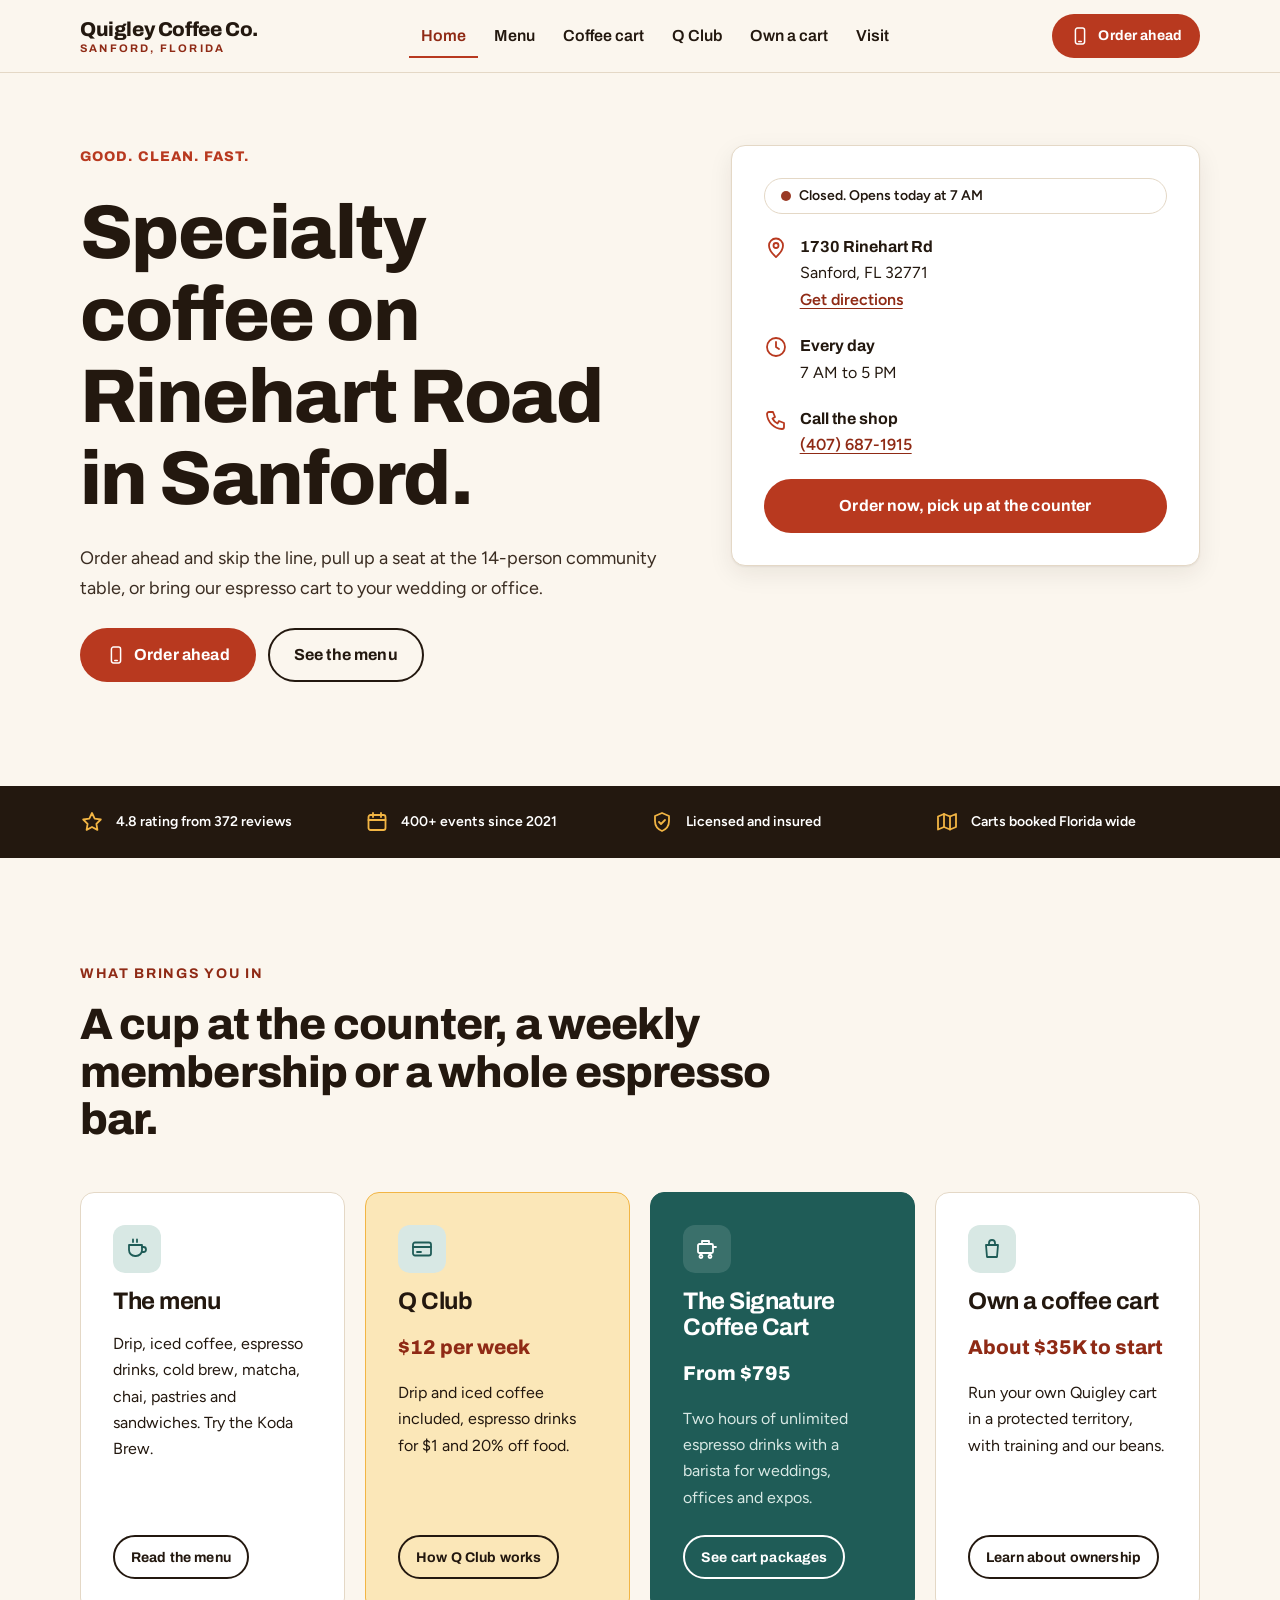
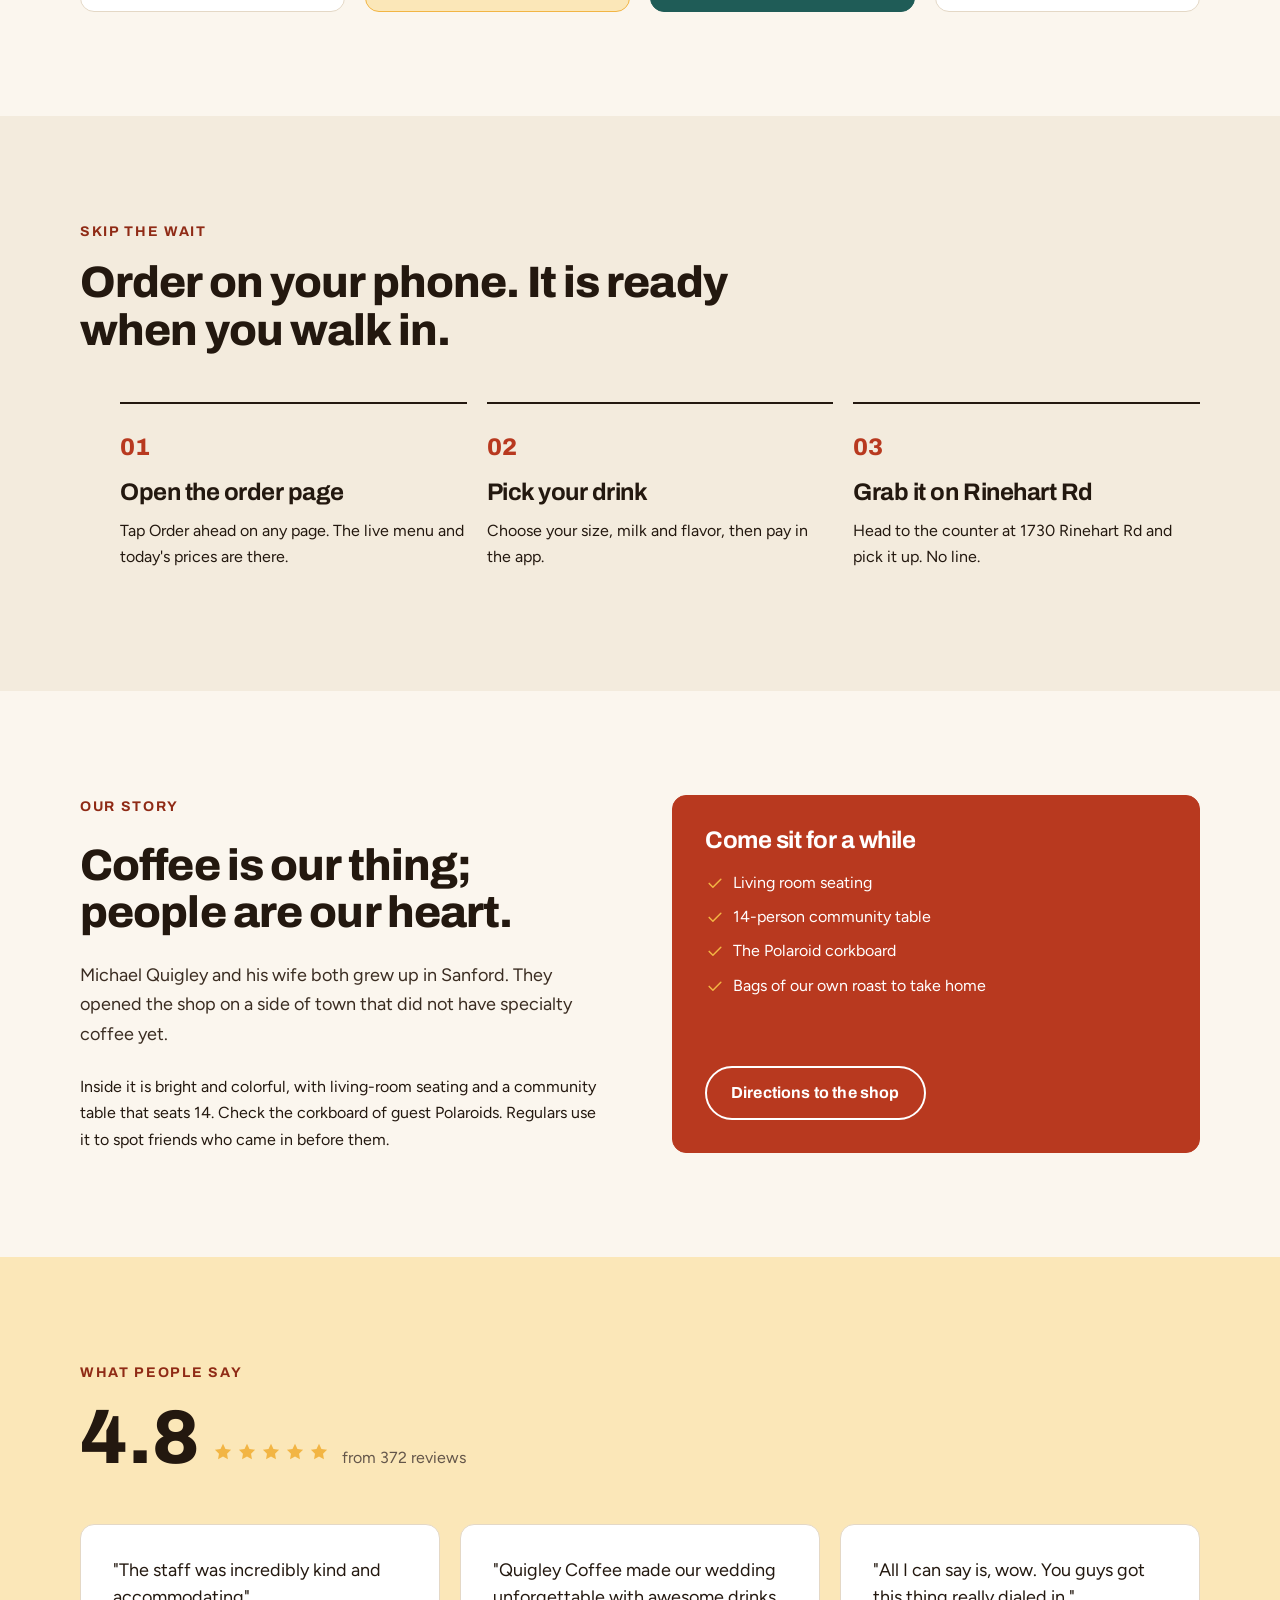
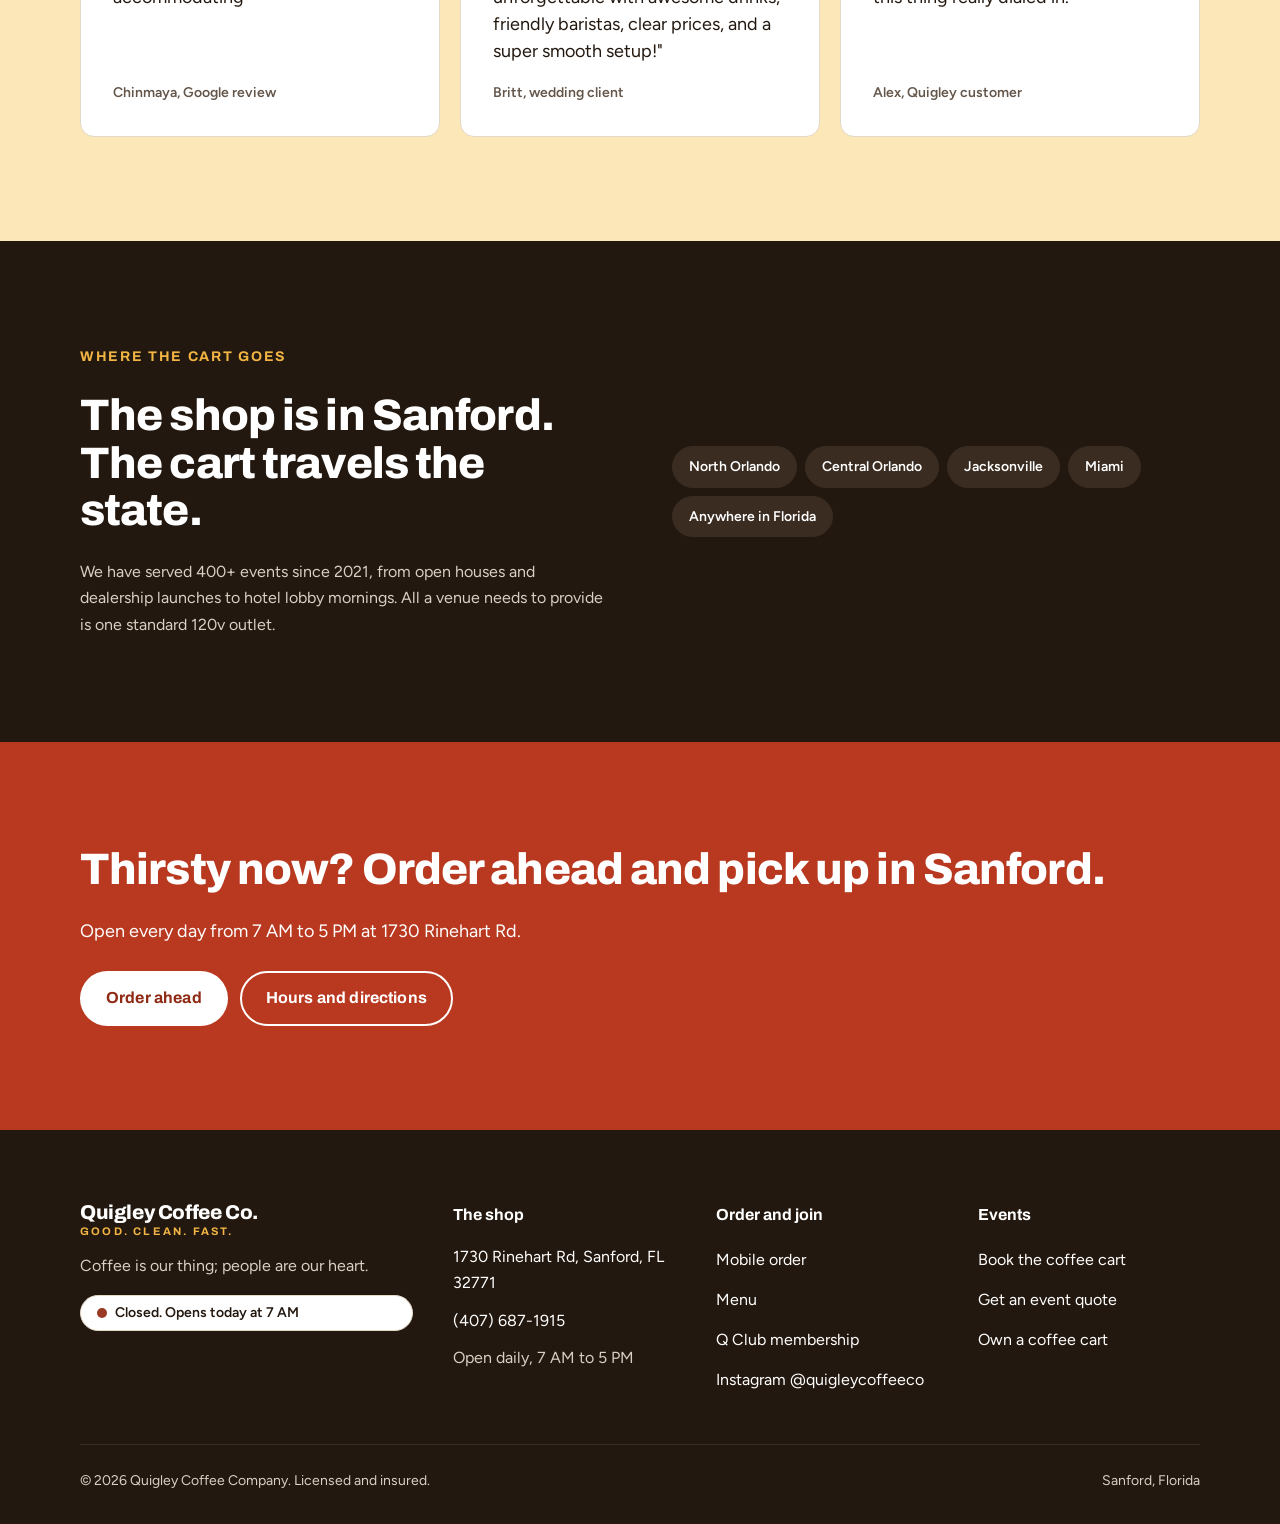
<file: index.html>
<!doctype html>
<html lang="en" class="no-js">
<head>
<meta charset="utf-8">
<meta name="viewport" content="width=device-width, initial-scale=1">
<title>Coffee Shop in Sanford, FL | Quigley Coffee Company</title>
<meta name="description" content="Quigley Coffee Company on Rinehart Rd in Sanford, FL. Open 7 AM to 5 PM daily. See the menu, order ahead on your phone, or book the coffee cart for an event.">
<meta name="robots" content="noindex,nofollow">
<meta property="og:type" content="website">
<meta property="og:title" content="Coffee Shop in Sanford, FL | Quigley Coffee Company">
<meta property="og:description" content="Quigley Coffee Company on Rinehart Rd in Sanford, FL. Open 7 AM to 5 PM daily. See the menu, order ahead on your phone, or book the coffee cart for an event.">
<meta property="og:image" content="https://static.showit.co/file/dg8qiafyP79q49H5vneUYg/309121/screenshot_2025-08-22_at_2_28_58_pm.png">
<link rel="preconnect" href="https://fonts.googleapis.com">
<link rel="preconnect" href="https://fonts.gstatic.com" crossorigin>
<link rel="stylesheet" href="https://fonts.googleapis.com/css2?family=Archivo:wght@600;700;800&family=Figtree:wght@400;600;700&display=swap">
<link rel="stylesheet" href="styles.css">
<script type="application/ld+json">{"@context": "https://schema.org", "@type": "CafeOrCoffeeShop", "name": "Quigley Coffee Company", "telephone": "+1-407-687-1915", "url": "https://www.quigleycoffeeco.com/", "address": {"@type": "PostalAddress", "streetAddress": "1730 Rinehart Rd", "addressLocality": "Sanford", "addressRegion": "FL", "postalCode": "32771", "addressCountry": "US"}, "openingHoursSpecification": [{"@type": "OpeningHoursSpecification", "dayOfWeek": ["Monday", "Tuesday", "Wednesday", "Thursday", "Friday", "Saturday", "Sunday"], "opens": "07:00", "closes": "17:00"}], "servesCuisine": "Coffee", "hasMap": "https://maps.app.goo.gl/a5SVihAS7n57ppbr7", "sameAs": ["https://www.instagram.com/quigleycoffeeco/"], "aggregateRating": {"@type": "AggregateRating", "ratingValue": "4.8", "reviewCount": "372"}}</script>
</head>
<body>
<a class="skip-link" href="#main">Skip to content</a>
<header class="site-header">
  <div class="container header-inner">
    <a class="wordmark" href="index.html" aria-label="Quigley Coffee Company home">
      <span class="wordmark-name">Quigley Coffee Co.</span>
      <span class="wordmark-sub">Sanford, Florida</span>
    </a>
    <nav class="primary-nav" id="primary-nav" aria-label="Primary">
      <ul class="nav-links">
        <li><a href="index.html" aria-current="page">Home</a></li><li><a href="menu.html">Menu</a></li><li><a href="coffee-cart.html">Coffee cart</a></li><li><a href="q-club.html">Q Club</a></li><li><a href="own-a-cart.html">Own a cart</a></li><li><a href="contact.html">Visit</a></li>
      </ul>
    </nav>
    <div class="row">
      <a class="btn btn-primary btn-small header-cta" href="https://order.dripos.com/Quigley-Coffee-Company"><svg class="icon" viewBox="0 0 24 24" aria-hidden="true" focusable="false"><rect x="6.5" y="2.5" width="11" height="19" rx="2.5"/><path d="M10.5 18.5h3"/></svg>Order ahead</a>
      <button class="nav-toggle" type="button" aria-expanded="false" aria-controls="primary-nav" aria-label="Open menu"><svg class="icon" viewBox="0 0 24 24" aria-hidden="true" focusable="false"><path d="M4 7h16M4 12h16M4 17h16"/></svg></button>
    </div>
  </div>
</header>
<main id="main">
<section class="hero">
  <div class="container hero-grid">
    <div class="hero-copy">
      <p class="hero-tagline">GOOD. CLEAN. FAST.</p>
      <h1>Specialty coffee on Rinehart Road in Sanford.</h1>
      <p class="lede">Order ahead and skip the line, pull up a seat at the 14-person community table, or bring our espresso cart to your wedding or office.</p>
      <div class="row">
        <a class="btn btn-primary" href="https://order.dripos.com/Quigley-Coffee-Company"><svg class="icon" viewBox="0 0 24 24" aria-hidden="true" focusable="false"><rect x="6.5" y="2.5" width="11" height="19" rx="2.5"/><path d="M10.5 18.5h3"/></svg>Order ahead</a>
        <a class="btn btn-ghost" href="menu.html">See the menu</a>
      </div>
    </div>
    <aside class="visit-card" aria-label="Visit the shop">
      <span class="open-badge" data-open-badge><span class="open-dot"></span><span data-open-label>Open 7 AM to 5 PM daily</span></span>
      <div class="visit-row"><svg class="icon" viewBox="0 0 24 24" aria-hidden="true" focusable="false"><path d="M12 21s-7-6.1-7-11.5a7 7 0 0 1 14 0C19 14.9 12 21 12 21z"/><circle cx="12" cy="9.5" r="2.5"/></svg><div><strong>1730 Rinehart Rd</strong>Sanford, FL 32771<br><a href="https://maps.app.goo.gl/a5SVihAS7n57ppbr7">Get directions</a></div></div>
      <div class="visit-row"><svg class="icon" viewBox="0 0 24 24" aria-hidden="true" focusable="false"><circle cx="12" cy="12" r="9"/><path d="M12 7v5l3 2"/></svg><div><strong>Every day</strong>7 AM to 5 PM</div></div>
      <div class="visit-row"><svg class="icon" viewBox="0 0 24 24" aria-hidden="true" focusable="false"><path d="M5 4h4l2 5-2.5 1.5a11 11 0 0 0 5 5L15 13l5 2v4a2 2 0 0 1-2 2A16 16 0 0 1 3 6a2 2 0 0 1 2-2"/></svg><div><strong>Call the shop</strong><a href="tel:+14076871915">(407) 687-1915</a></div></div>
      <a class="btn btn-primary" href="https://order.dripos.com/Quigley-Coffee-Company">Order now, pick up at the counter</a>
    </aside>
  </div>
</section>

<section class="trust-bar" aria-label="Quick facts">
  <div class="container">
    <ul class="trust-list">
      <li><svg class="icon" viewBox="0 0 24 24" aria-hidden="true" focusable="false"><path d="M12 3l2.7 5.6 6.1.9-4.4 4.3 1 6.1L12 17l-5.4 2.9 1-6.1-4.4-4.3 6.1-.9z"/></svg>4.8 rating from 372 reviews</li>
      <li><svg class="icon" viewBox="0 0 24 24" aria-hidden="true" focusable="false"><rect x="3.5" y="5" width="17" height="15" rx="2"/><path d="M3.5 10h17M8 3v4M16 3v4"/></svg>400+ events since 2021</li>
      <li><svg class="icon" viewBox="0 0 24 24" aria-hidden="true" focusable="false"><path d="M12 3l7 3v5c0 4.5-3 8.3-7 10-4-1.7-7-5.5-7-10V6z"/><path d="M9 12l2 2 4-4"/></svg>Licensed and insured</li>
      <li><svg class="icon" viewBox="0 0 24 24" aria-hidden="true" focusable="false"><path d="M9 4L3 6.5v13L9 17l6 2.5 6-2.5v-13L15 6.5z"/><path d="M9 4v13M15 6.5v13"/></svg>Carts booked Florida wide</li>
    </ul>
  </div>
</section>

<section class="section">
  <div class="container">
    <div class="section-head reveal">
      <p class="eyebrow">What brings you in</p>
      <h2>A cup at the counter, a weekly membership or a whole espresso bar.</h2>
    </div>
    <div class="grid grid-4">
      <article class="card reveal">
        <span class="card-icon"><svg class="icon" viewBox="0 0 24 24" aria-hidden="true" focusable="false"><path d="M4 8h13v5a6 6 0 0 1-6 6h-1a6 6 0 0 1-6-6z"/><path d="M17 10h1.5a2.5 2.5 0 0 1 0 5H17"/><path d="M8 2.5v2.5M12 2.5v2.5"/></svg></span>
        <h3>The menu</h3>
        <p>Drip, iced coffee, espresso drinks, cold brew, matcha, chai, pastries and sandwiches. Try the Koda Brew.</p>
        <div class="card-foot"><a class="btn btn-ghost btn-small" href="menu.html">Read the menu</a></div>
      </article>
      <article class="card tile-sun reveal">
        <span class="card-icon"><svg class="icon" viewBox="0 0 24 24" aria-hidden="true" focusable="false"><rect x="3" y="5.5" width="18" height="13" rx="2"/><path d="M3 10h18M7 15h4"/></svg></span>
        <h3>Q Club</h3>
        <p class="card-price">$12 per week</p>
        <p>Drip and iced coffee included, espresso drinks for $1 and 20% off food.</p>
        <div class="card-foot"><a class="btn btn-ghost btn-small" href="q-club.html">How Q Club works</a></div>
      </article>
      <article class="card tile-teal reveal">
        <span class="card-icon"><svg class="icon" viewBox="0 0 24 24" aria-hidden="true" focusable="false"><rect x="3" y="7" width="15" height="9" rx="1.5"/><path d="M18 10h3M6 16v2M15 16v2"/><circle cx="6" cy="19.5" r="1.5"/><circle cx="15" cy="19.5" r="1.5"/><path d="M7 7V4h7v3"/></svg></span>
        <h3>The Signature Coffee Cart</h3>
        <p class="card-price">From $795</p>
        <p>Two hours of unlimited espresso drinks with a barista for weddings, offices and expos.</p>
        <div class="card-foot"><a class="btn btn-ghost-inverse btn-small" href="coffee-cart.html">See cart packages</a></div>
      </article>
      <article class="card reveal">
        <span class="card-icon"><svg class="icon" viewBox="0 0 24 24" aria-hidden="true" focusable="false"><path d="M6 8h12l-1 12H7z"/><path d="M9 8V6a3 3 0 0 1 6 0v2"/></svg></span>
        <h3>Own a coffee cart</h3>
        <p class="card-price">About $35K to start</p>
        <p>Run your own Quigley cart in a protected territory, with training and our beans.</p>
        <div class="card-foot"><a class="btn btn-ghost btn-small" href="own-a-cart.html">Learn about ownership</a></div>
      </article>
    </div>
  </div>
</section>

<section class="section section-alt">
  <div class="container">
    <div class="section-head reveal">
      <p class="eyebrow">Skip the wait</p>
      <h2>Order on your phone. It is ready when you walk in.</h2>
    </div>
    <ol class="steps">
      <li class="reveal"><h3>Open the order page</h3><p>Tap Order ahead on any page. The live menu and today's prices are there.</p></li>
      <li class="reveal"><h3>Pick your drink</h3><p>Choose your size, milk and flavor, then pay in the app.</p></li>
      <li class="reveal"><h3>Grab it on Rinehart Rd</h3><p>Head to the counter at 1730 Rinehart Rd and pick it up. No line.</p></li>
    </ol>
  </div>
</section>

<section class="section">
  <div class="container split">
    <div class="stack-lg reveal">
      <p class="eyebrow">Our story</p>
      <h2>Coffee is our thing; people are our heart.</h2>
      <p class="lede">Michael Quigley and his wife both grew up in Sanford. They opened the shop on a side of town that did not have specialty coffee yet.</p>
      <p>Inside it is bright and colorful, with living-room seating and a community table that seats 14. Check the corkboard of guest Polaroids. Regulars use it to spot friends who came in before them.</p>
    </div>
    <div class="card tile-brand reveal">
      <h3>Come sit for a while</h3>
      <ul class="checklist">
        <li><svg class="icon" viewBox="0 0 24 24" aria-hidden="true" focusable="false"><path d="M5 12.5l4.5 4.5L19 7.5"/></svg>Living room seating</li>
        <li><svg class="icon" viewBox="0 0 24 24" aria-hidden="true" focusable="false"><path d="M5 12.5l4.5 4.5L19 7.5"/></svg>14-person community table</li>
        <li><svg class="icon" viewBox="0 0 24 24" aria-hidden="true" focusable="false"><path d="M5 12.5l4.5 4.5L19 7.5"/></svg>The Polaroid corkboard</li>
        <li><svg class="icon" viewBox="0 0 24 24" aria-hidden="true" focusable="false"><path d="M5 12.5l4.5 4.5L19 7.5"/></svg>Bags of our own roast to take home</li>
      </ul>
      <div class="card-foot"><a class="btn btn-ghost-inverse" href="https://maps.app.goo.gl/a5SVihAS7n57ppbr7">Directions to the shop</a></div>
    </div>
  </div>
</section>

<section class="section section-sun">
  <div class="container">
    <div class="section-head reveal">
      <p class="eyebrow">What people say</p>
      <div class="rating"><span class="rating-num">4.8</span><span class="stars" aria-hidden="true"><svg viewBox="0 0 24 24" aria-hidden="true" focusable="false"><path d="M12 3l2.7 5.6 6.1.9-4.4 4.3 1 6.1L12 17l-5.4 2.9 1-6.1-4.4-4.3 6.1-.9z"/></svg><svg viewBox="0 0 24 24" aria-hidden="true" focusable="false"><path d="M12 3l2.7 5.6 6.1.9-4.4 4.3 1 6.1L12 17l-5.4 2.9 1-6.1-4.4-4.3 6.1-.9z"/></svg><svg viewBox="0 0 24 24" aria-hidden="true" focusable="false"><path d="M12 3l2.7 5.6 6.1.9-4.4 4.3 1 6.1L12 17l-5.4 2.9 1-6.1-4.4-4.3 6.1-.9z"/></svg><svg viewBox="0 0 24 24" aria-hidden="true" focusable="false"><path d="M12 3l2.7 5.6 6.1.9-4.4 4.3 1 6.1L12 17l-5.4 2.9 1-6.1-4.4-4.3 6.1-.9z"/></svg><svg viewBox="0 0 24 24" aria-hidden="true" focusable="false"><path d="M12 3l2.7 5.6 6.1.9-4.4 4.3 1 6.1L12 17l-5.4 2.9 1-6.1-4.4-4.3 6.1-.9z"/></svg></span><span class="muted">from 372 reviews</span></div>
    </div>
    <div class="grid grid-3">
      <figure class="quote reveal">
        <blockquote>"The staff was incredibly kind and accommodating"</blockquote>
        <figcaption>Chinmaya, Google review</figcaption>
      </figure>
      <figure class="quote reveal">
        <blockquote>"Quigley Coffee made our wedding unforgettable with awesome drinks, friendly baristas, clear prices, and a super smooth setup!"</blockquote>
        <figcaption>Britt, wedding client</figcaption>
      </figure>
      <figure class="quote reveal">
        <blockquote>"All I can say is, wow. You guys got this thing really dialed in."</blockquote>
        <figcaption>Alex, Quigley customer</figcaption>
      </figure>
    </div>
  </div>
</section>

<section class="section section-ink">
  <div class="container split">
    <div class="stack-lg reveal">
      <p class="eyebrow">Where the cart goes</p>
      <h2>The shop is in Sanford. The cart travels the state.</h2>
      <p>We have served 400+ events since 2021, from open houses and dealership launches to hotel lobby mornings. All a venue needs to provide is one standard 120v outlet.</p>
    </div>
    <ul class="chips reveal" aria-label="Cart service areas">
      <li>North Orlando</li>
      <li>Central Orlando</li>
      <li>Jacksonville</li>
      <li>Miami</li>
      <li>Anywhere in Florida</li>
    </ul>
  </div>
</section>

<section class="cta-band">
  <div class="container cta-inner">
    <h2>Thirsty now? Order ahead and pick up in Sanford.</h2>
    <p class="lede">Open every day from 7 AM to 5 PM at 1730 Rinehart Rd.</p>
    <div class="row">
      <a class="btn btn-primary" href="https://order.dripos.com/Quigley-Coffee-Company">Order ahead</a>
      <a class="btn btn-ghost-inverse" href="contact.html">Hours and directions</a>
    </div>
  </div>
</section>

</main>
<footer class="site-footer">
  <div class="container">
    <div class="footer-grid">
      <div class="stack">
        <a class="wordmark" href="index.html" aria-label="Quigley Coffee Company home">
          <span class="wordmark-name">Quigley Coffee Co.</span>
          <span class="wordmark-sub">Good. Clean. Fast.</span>
        </a>
        <p>Coffee is our thing; people are our heart.</p>
        <span class="open-badge" data-open-badge><span class="open-dot"></span><span data-open-label>Open 7 AM to 5 PM daily</span></span>
      </div>
      <div>
        <p class="footer-title">The shop</p>
        <ul class="footer-list">
          <li><a href="https://maps.app.goo.gl/a5SVihAS7n57ppbr7">1730 Rinehart Rd, Sanford, FL 32771</a></li>
          <li><a href="tel:+14076871915">(407) 687-1915</a></li>
          <li>Open daily, 7 AM to 5 PM</li>
        </ul>
      </div>
      <div>
        <p class="footer-title">Order and join</p>
        <ul class="footer-list">
          <li><a href="https://order.dripos.com/Quigley-Coffee-Company">Mobile order</a></li>
          <li><a href="menu.html">Menu</a></li>
          <li><a href="q-club.html">Q Club membership</a></li>
          <li><a href="https://www.instagram.com/quigleycoffeeco/">Instagram @quigleycoffeeco</a></li>
        </ul>
      </div>
      <div>
        <p class="footer-title">Events</p>
        <ul class="footer-list">
          <li><a href="coffee-cart.html">Book the coffee cart</a></li>
          <li><a href="contact.html?service=signature-cart#quote">Get an event quote</a></li>
          <li><a href="own-a-cart.html">Own a coffee cart</a></li>
        </ul>
      </div>
    </div>
    <div class="footer-bottom">
      <p>&copy; <span data-year>2026</span> Quigley Coffee Company. Licensed and insured.</p>
      <p>Sanford, Florida</p>
    </div>
  </div>
</footer>
<div class="action-bar">
  <a class="btn btn-ghost" href="tel:+14076871915"><svg class="icon" viewBox="0 0 24 24" aria-hidden="true" focusable="false"><path d="M5 4h4l2 5-2.5 1.5a11 11 0 0 0 5 5L15 13l5 2v4a2 2 0 0 1-2 2A16 16 0 0 1 3 6a2 2 0 0 1 2-2"/></svg>Call</a>
  <a class="btn btn-primary" href="https://order.dripos.com/Quigley-Coffee-Company"><svg class="icon" viewBox="0 0 24 24" aria-hidden="true" focusable="false"><rect x="6.5" y="2.5" width="11" height="19" rx="2.5"/><path d="M10.5 18.5h3"/></svg>Order ahead</a>
</div>
<script src="script.js"></script>
</body>
</html>
</file>
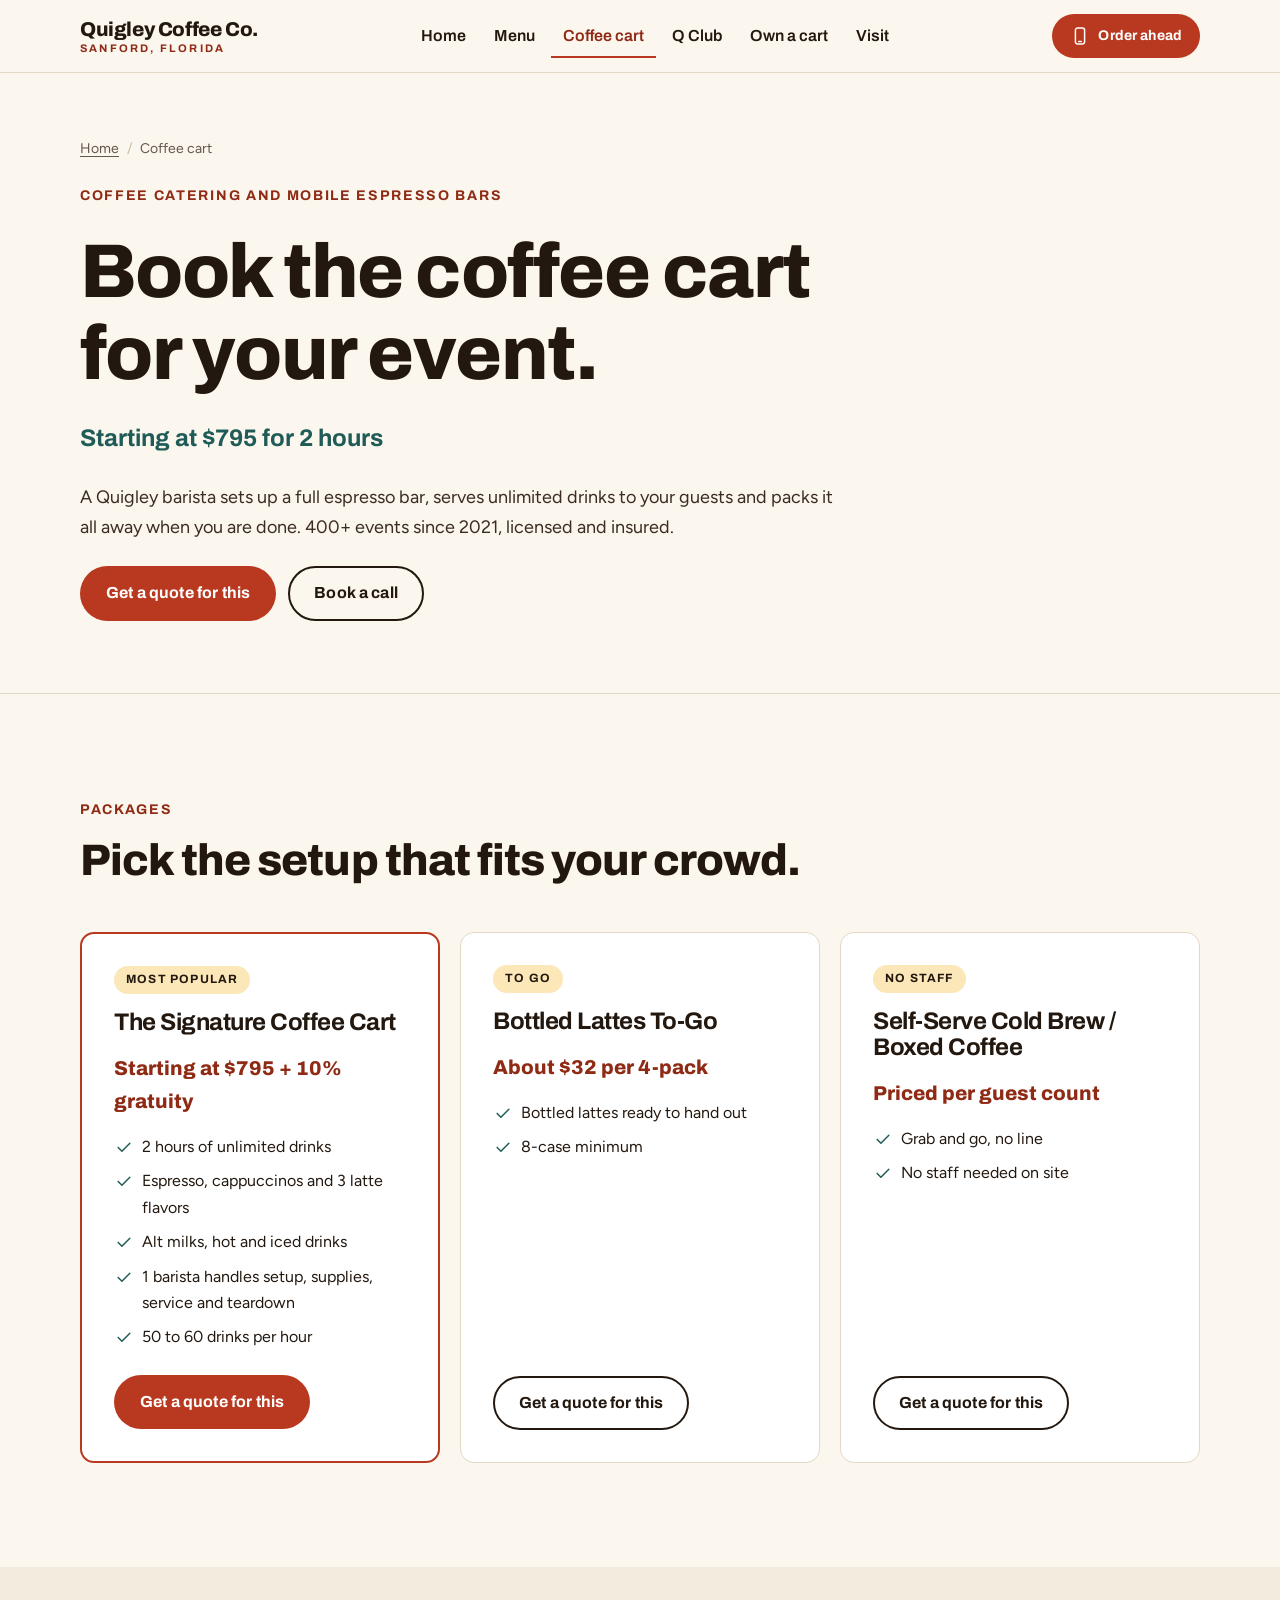
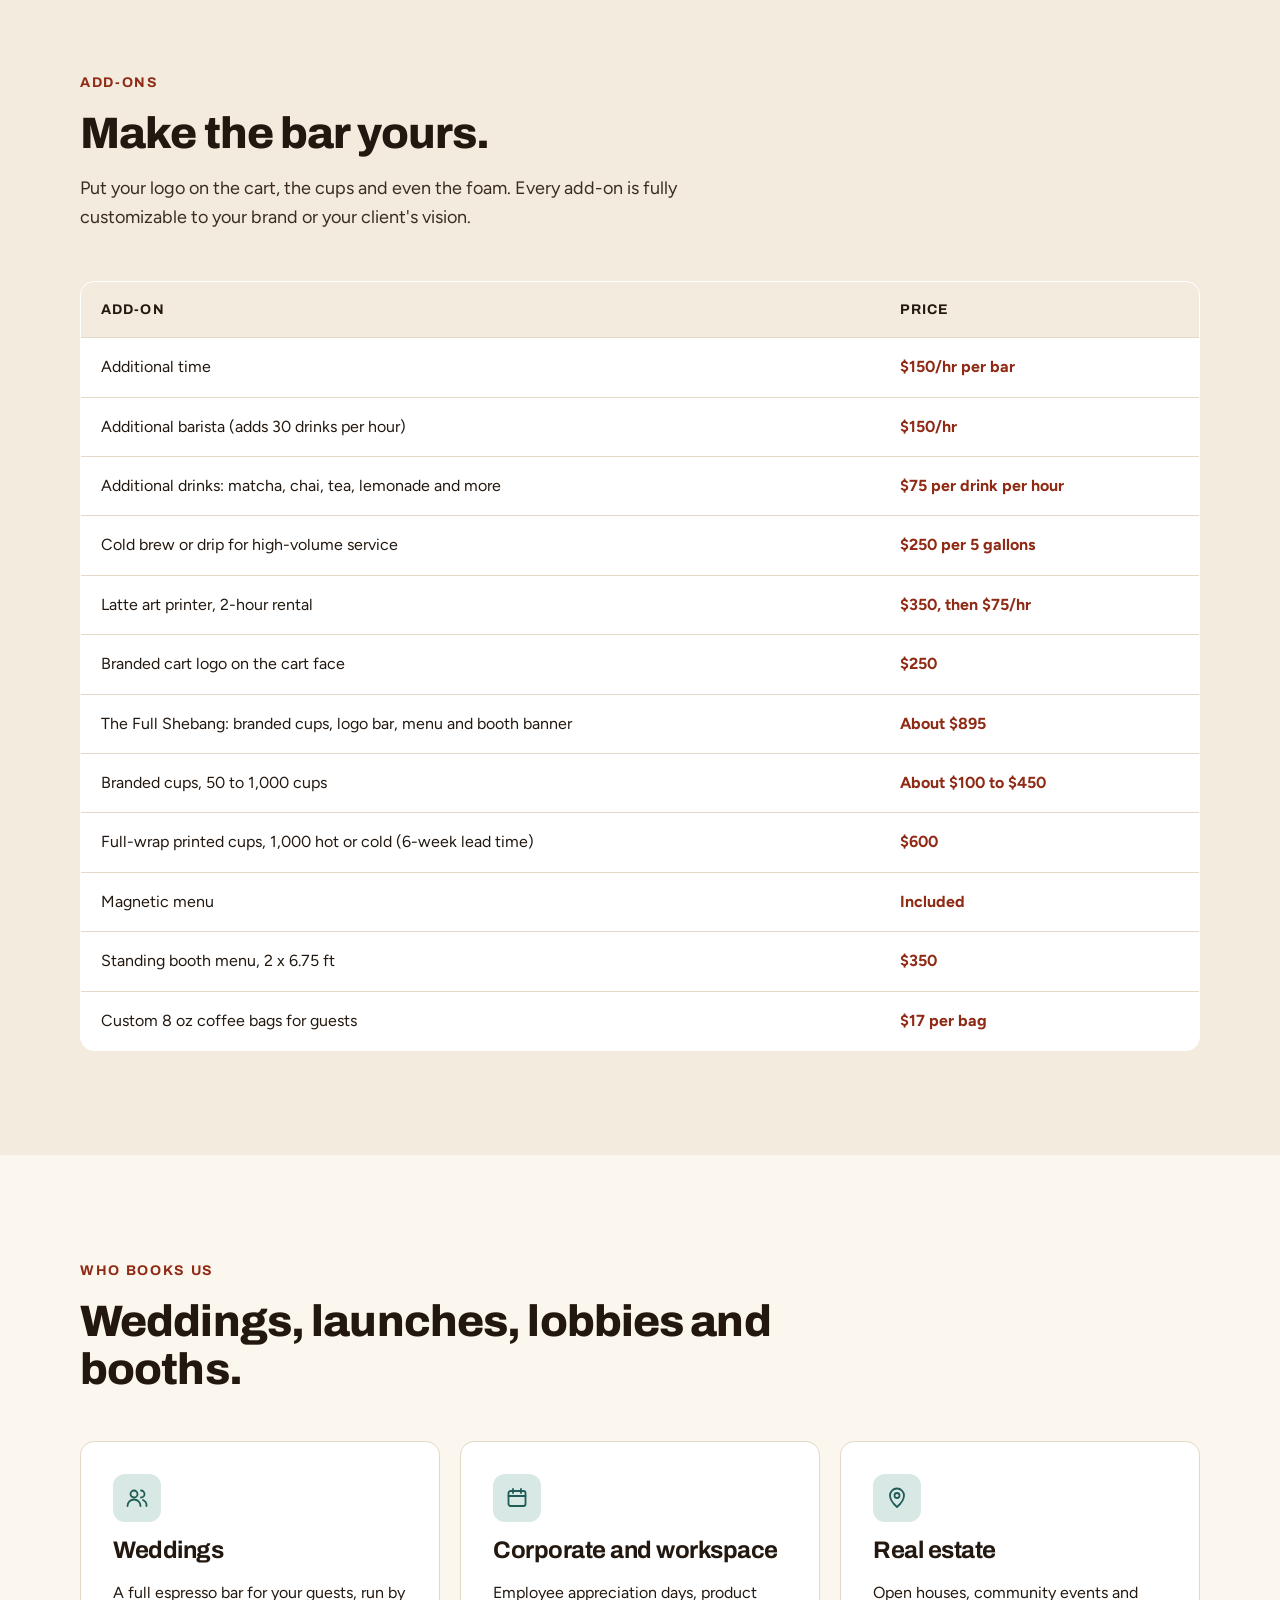
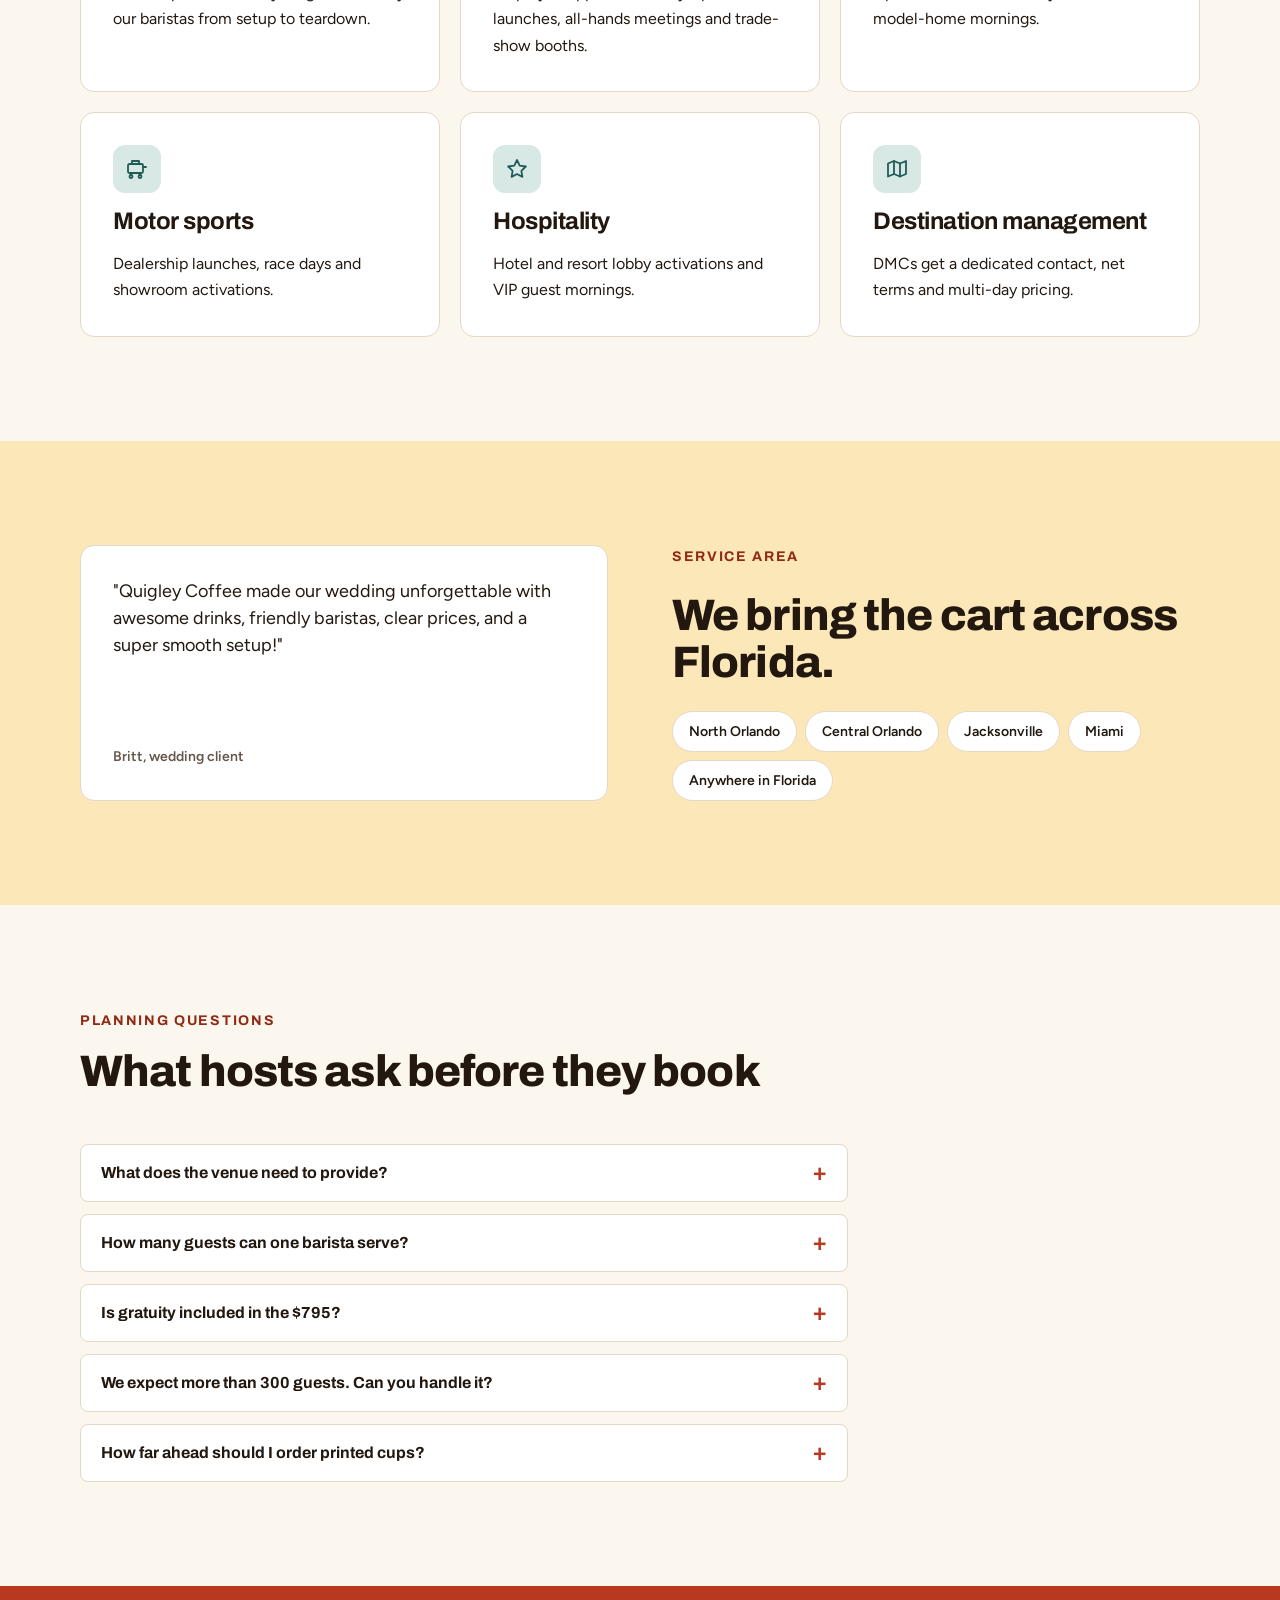
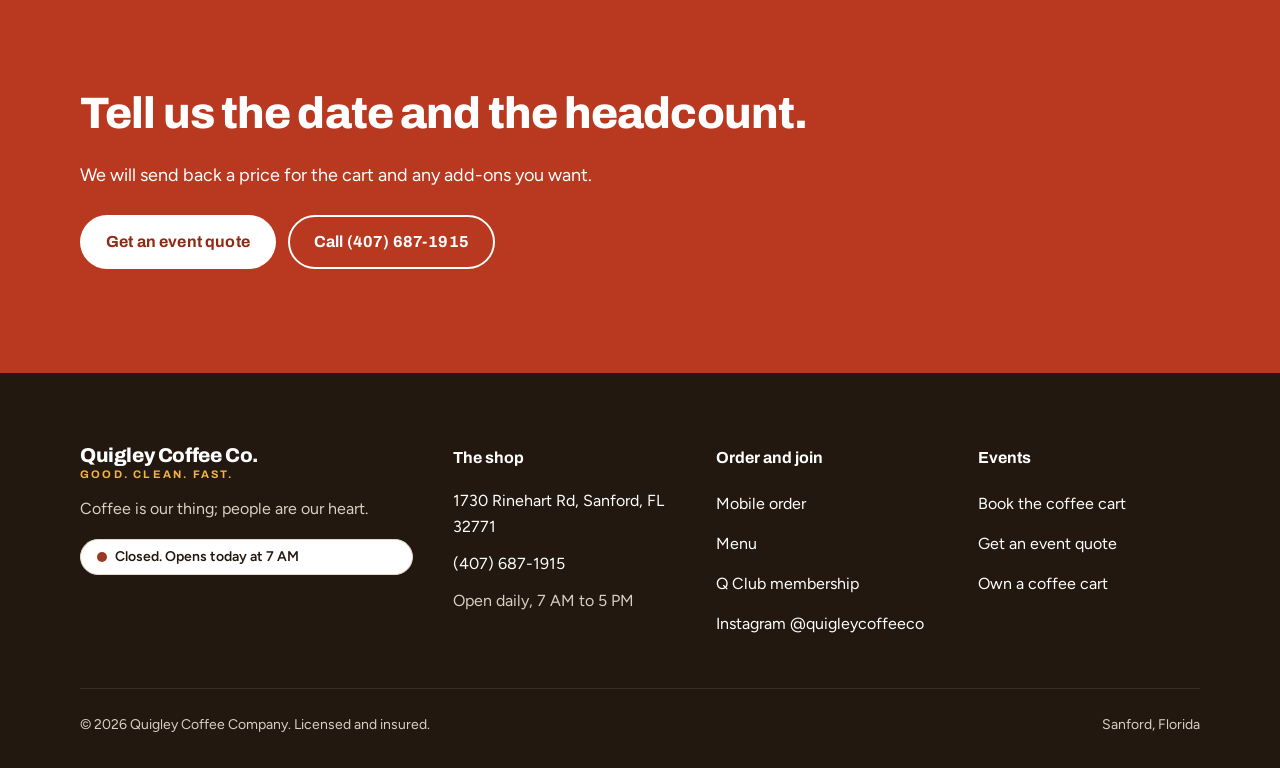
<file: coffee-cart.html>
<!doctype html>
<html lang="en" class="no-js">
<head>
<meta charset="utf-8">
<meta name="viewport" content="width=device-width, initial-scale=1">
<title>Coffee Cart Catering in Orlando, FL | Quigley Coffee Company</title>
<meta name="description" content="Book the Quigley espresso cart for weddings, offices, expos and open houses in Orlando and across Florida. The Signature Coffee Cart starts at $795 for 2 hours.">
<meta name="robots" content="noindex,nofollow">
<meta property="og:type" content="website">
<meta property="og:title" content="Coffee Cart Catering in Orlando, FL | Quigley Coffee Company">
<meta property="og:description" content="Book the Quigley espresso cart for weddings, offices, expos and open houses in Orlando and across Florida. The Signature Coffee Cart starts at $795 for 2 hours.">
<meta property="og:image" content="https://static.showit.co/file/dg8qiafyP79q49H5vneUYg/309121/screenshot_2025-08-22_at_2_28_58_pm.png">
<link rel="preconnect" href="https://fonts.googleapis.com">
<link rel="preconnect" href="https://fonts.gstatic.com" crossorigin>
<link rel="stylesheet" href="https://fonts.googleapis.com/css2?family=Archivo:wght@600;700;800&family=Figtree:wght@400;600;700&display=swap">
<link rel="stylesheet" href="styles.css">
</head>
<body>
<a class="skip-link" href="#main">Skip to content</a>
<header class="site-header">
  <div class="container header-inner">
    <a class="wordmark" href="index.html" aria-label="Quigley Coffee Company home">
      <span class="wordmark-name">Quigley Coffee Co.</span>
      <span class="wordmark-sub">Sanford, Florida</span>
    </a>
    <nav class="primary-nav" id="primary-nav" aria-label="Primary">
      <ul class="nav-links">
        <li><a href="index.html">Home</a></li><li><a href="menu.html">Menu</a></li><li><a href="coffee-cart.html" aria-current="page">Coffee cart</a></li><li><a href="q-club.html">Q Club</a></li><li><a href="own-a-cart.html">Own a cart</a></li><li><a href="contact.html">Visit</a></li>
      </ul>
    </nav>
    <div class="row">
      <a class="btn btn-primary btn-small header-cta" href="https://order.dripos.com/Quigley-Coffee-Company"><svg class="icon" viewBox="0 0 24 24" aria-hidden="true" focusable="false"><rect x="6.5" y="2.5" width="11" height="19" rx="2.5"/><path d="M10.5 18.5h3"/></svg>Order ahead</a>
      <button class="nav-toggle" type="button" aria-expanded="false" aria-controls="primary-nav" aria-label="Open menu"><svg class="icon" viewBox="0 0 24 24" aria-hidden="true" focusable="false"><path d="M4 7h16M4 12h16M4 17h16"/></svg></button>
    </div>
  </div>
</header>
<main id="main">
<section class="page-hero">
  <div class="container stack-lg">
    <nav class="breadcrumb" aria-label="Breadcrumb"><ol><li><a href="index.html">Home</a></li><li aria-current="page">Coffee cart</li></ol></nav>
    <p class="eyebrow">Coffee catering and mobile espresso bars</p>
    <h1>Book the coffee cart for your event.</h1>
    <p class="starting">Starting at $795 for 2 hours</p>
    <p class="lede">A Quigley barista sets up a full espresso bar, serves unlimited drinks to your guests and packs it all away when you are done. 400+ events since 2021, licensed and insured.</p>
    <div class="row">
      <a class="btn btn-primary" href="contact.html?service=signature-cart#quote">Get a quote for this</a>
      <a class="btn btn-ghost" href="https://calendly.com/franchising-quigleycoffee/event-vendor-connection-meeting">Book a call</a>
    </div>
  </div>
</section>

<section class="section">
  <div class="container">
    <div class="section-head reveal">
      <p class="eyebrow">Packages</p>
      <h2>Pick the setup that fits your crowd.</h2>
    </div>
    <div class="grid grid-3">
      <article class="card card-featured reveal">
        <span class="card-tag">Most popular</span>
        <h3>The Signature Coffee Cart</h3>
        <p class="card-price">Starting at $795 + 10% gratuity</p>
        <ul class="checklist">
          <li><svg class="icon" viewBox="0 0 24 24" aria-hidden="true" focusable="false"><path d="M5 12.5l4.5 4.5L19 7.5"/></svg>2 hours of unlimited drinks</li>
          <li><svg class="icon" viewBox="0 0 24 24" aria-hidden="true" focusable="false"><path d="M5 12.5l4.5 4.5L19 7.5"/></svg>Espresso, cappuccinos and 3 latte flavors</li>
          <li><svg class="icon" viewBox="0 0 24 24" aria-hidden="true" focusable="false"><path d="M5 12.5l4.5 4.5L19 7.5"/></svg>Alt milks, hot and iced drinks</li>
          <li><svg class="icon" viewBox="0 0 24 24" aria-hidden="true" focusable="false"><path d="M5 12.5l4.5 4.5L19 7.5"/></svg>1 barista handles setup, supplies, service and teardown</li>
          <li><svg class="icon" viewBox="0 0 24 24" aria-hidden="true" focusable="false"><path d="M5 12.5l4.5 4.5L19 7.5"/></svg>50 to 60 drinks per hour</li>
        </ul>
        <div class="card-foot"><a class="btn btn-primary" href="contact.html?service=signature-cart#quote">Get a quote for this</a></div>
      </article>
      <article class="card reveal">
        <span class="card-tag">To go</span>
        <h3>Bottled Lattes To-Go</h3>
        <p class="card-price">About $32 per 4-pack</p>
        <ul class="checklist">
          <li><svg class="icon" viewBox="0 0 24 24" aria-hidden="true" focusable="false"><path d="M5 12.5l4.5 4.5L19 7.5"/></svg>Bottled lattes ready to hand out</li>
          <li><svg class="icon" viewBox="0 0 24 24" aria-hidden="true" focusable="false"><path d="M5 12.5l4.5 4.5L19 7.5"/></svg>8-case minimum</li>
        </ul>
        <div class="card-foot"><a class="btn btn-ghost" href="contact.html?service=bottled-lattes#quote">Get a quote for this</a></div>
      </article>
      <article class="card reveal">
        <span class="card-tag">No staff</span>
        <h3>Self-Serve Cold Brew / Boxed Coffee</h3>
        <p class="card-price">Priced per guest count</p>
        <ul class="checklist">
          <li><svg class="icon" viewBox="0 0 24 24" aria-hidden="true" focusable="false"><path d="M5 12.5l4.5 4.5L19 7.5"/></svg>Grab and go, no line</li>
          <li><svg class="icon" viewBox="0 0 24 24" aria-hidden="true" focusable="false"><path d="M5 12.5l4.5 4.5L19 7.5"/></svg>No staff needed on site</li>
        </ul>
        <div class="card-foot"><a class="btn btn-ghost" href="contact.html?service=self-serve#quote">Get a quote for this</a></div>
      </article>
    </div>
  </div>
</section>

<section class="section section-alt">
  <div class="container">
    <div class="section-head reveal">
      <p class="eyebrow">Add-ons</p>
      <h2>Make the bar yours.</h2>
      <p class="lede">Put your logo on the cart, the cups and even the foam. Every add-on is fully customizable to your brand or your client's vision.</p>
    </div>
    <div class="table-wrap reveal">
      <table class="price-table">
        <thead><tr><th scope="col">Add-on</th><th scope="col">Price</th></tr></thead>
        <tbody>
          <tr><td>Additional time</td><td>$150/hr per bar</td></tr>
          <tr><td>Additional barista (adds 30 drinks per hour)</td><td>$150/hr</td></tr>
          <tr><td>Additional drinks: matcha, chai, tea, lemonade and more</td><td>$75 per drink per hour</td></tr>
          <tr><td>Cold brew or drip for high-volume service</td><td>$250 per 5 gallons</td></tr>
          <tr><td>Latte art printer, 2-hour rental</td><td>$350, then $75/hr</td></tr>
          <tr><td>Branded cart logo on the cart face</td><td>$250</td></tr>
          <tr><td>The Full Shebang: branded cups, logo bar, menu and booth banner</td><td>About $895</td></tr>
          <tr><td>Branded cups, 50 to 1,000 cups</td><td>About $100 to $450</td></tr>
          <tr><td>Full-wrap printed cups, 1,000 hot or cold (6-week lead time)</td><td>$600</td></tr>
          <tr><td>Magnetic menu</td><td>Included</td></tr>
          <tr><td>Standing booth menu, 2 x 6.75 ft</td><td>$350</td></tr>
          <tr><td>Custom 8 oz coffee bags for guests</td><td>$17 per bag</td></tr>
        </tbody>
      </table>
    </div>
  </div>
</section>

<section class="section">
  <div class="container">
    <div class="section-head reveal">
      <p class="eyebrow">Who books us</p>
      <h2>Weddings, launches, lobbies and booths.</h2>
    </div>
    <div class="grid grid-3">
      <article class="card reveal"><span class="card-icon"><svg class="icon" viewBox="0 0 24 24" aria-hidden="true" focusable="false"><circle cx="9" cy="8" r="3.5"/><path d="M2.5 20a6.5 6.5 0 0 1 13 0"/><path d="M16 4.5a3.5 3.5 0 0 1 0 7M18 14a6 6 0 0 1 3.5 6"/></svg></span><h3>Weddings</h3><p>A full espresso bar for your guests, run by our baristas from setup to teardown.</p></article>
      <article class="card reveal"><span class="card-icon"><svg class="icon" viewBox="0 0 24 24" aria-hidden="true" focusable="false"><rect x="3.5" y="5" width="17" height="15" rx="2"/><path d="M3.5 10h17M8 3v4M16 3v4"/></svg></span><h3>Corporate and workspace</h3><p>Employee appreciation days, product launches, all-hands meetings and trade-show booths.</p></article>
      <article class="card reveal"><span class="card-icon"><svg class="icon" viewBox="0 0 24 24" aria-hidden="true" focusable="false"><path d="M12 21s-7-6.1-7-11.5a7 7 0 0 1 14 0C19 14.9 12 21 12 21z"/><circle cx="12" cy="9.5" r="2.5"/></svg></span><h3>Real estate</h3><p>Open houses, community events and model-home mornings.</p></article>
      <article class="card reveal"><span class="card-icon"><svg class="icon" viewBox="0 0 24 24" aria-hidden="true" focusable="false"><rect x="3" y="7" width="15" height="9" rx="1.5"/><path d="M18 10h3M6 16v2M15 16v2"/><circle cx="6" cy="19.5" r="1.5"/><circle cx="15" cy="19.5" r="1.5"/><path d="M7 7V4h7v3"/></svg></span><h3>Motor sports</h3><p>Dealership launches, race days and showroom activations.</p></article>
      <article class="card reveal"><span class="card-icon"><svg class="icon" viewBox="0 0 24 24" aria-hidden="true" focusable="false"><path d="M12 3l2.7 5.6 6.1.9-4.4 4.3 1 6.1L12 17l-5.4 2.9 1-6.1-4.4-4.3 6.1-.9z"/></svg></span><h3>Hospitality</h3><p>Hotel and resort lobby activations and VIP guest mornings.</p></article>
      <article class="card reveal"><span class="card-icon"><svg class="icon" viewBox="0 0 24 24" aria-hidden="true" focusable="false"><path d="M9 4L3 6.5v13L9 17l6 2.5 6-2.5v-13L15 6.5z"/><path d="M9 4v13M15 6.5v13"/></svg></span><h3>Destination management</h3><p>DMCs get a dedicated contact, net terms and multi-day pricing.</p></article>
    </div>
  </div>
</section>

<section class="section section-sun">
  <div class="container split">
    <figure class="quote reveal">
      <blockquote>"Quigley Coffee made our wedding unforgettable with awesome drinks, friendly baristas, clear prices, and a super smooth setup!"</blockquote>
      <figcaption>Britt, wedding client</figcaption>
    </figure>
    <div class="stack-lg reveal">
      <p class="eyebrow">Service area</p>
      <h2>We bring the cart across Florida.</h2>
      <ul class="chips" aria-label="Cart service areas">
        <li>North Orlando</li>
        <li>Central Orlando</li>
        <li>Jacksonville</li>
        <li>Miami</li>
        <li>Anywhere in Florida</li>
      </ul>
    </div>
  </div>
</section>

<section class="section">
  <div class="container">
    <div class="section-head reveal">
      <p class="eyebrow">Planning questions</p>
      <h2>What hosts ask before they book</h2>
    </div>
    <div class="faq">
      <details><summary>What does the venue need to provide?</summary><p>One standard 120v outlet. The barista brings the cart, the supplies and everything else.</p></details>
      <details><summary>How many guests can one barista serve?</summary><p>One barista makes 50 to 60 drinks per hour. Add a second barista for another 30 drinks per hour.</p></details>
      <details><summary>Is gratuity included in the $795?</summary><p>No. The Signature Coffee Cart starts at $795 plus a 10% gratuity.</p></details>
      <details><summary>We expect more than 300 guests. Can you handle it?</summary><p>Yes. Events with 300+ guests get a custom quote within 24 to 48 hours.</p></details>
      <details><summary>How far ahead should I order printed cups?</summary><p>Full-wrap printed cups need a 6-week lead time.</p></details>
    </div>
  </div>
</section>

<section class="cta-band">
  <div class="container cta-inner">
    <h2>Tell us the date and the headcount.</h2>
    <p class="lede">We will send back a price for the cart and any add-ons you want.</p>
    <div class="row">
      <a class="btn btn-primary" href="contact.html?service=signature-cart#quote">Get an event quote</a>
      <a class="btn btn-ghost-inverse" href="tel:+14076871915">Call (407) 687-1915</a>
    </div>
  </div>
</section>

</main>
<footer class="site-footer">
  <div class="container">
    <div class="footer-grid">
      <div class="stack">
        <a class="wordmark" href="index.html" aria-label="Quigley Coffee Company home">
          <span class="wordmark-name">Quigley Coffee Co.</span>
          <span class="wordmark-sub">Good. Clean. Fast.</span>
        </a>
        <p>Coffee is our thing; people are our heart.</p>
        <span class="open-badge" data-open-badge><span class="open-dot"></span><span data-open-label>Open 7 AM to 5 PM daily</span></span>
      </div>
      <div>
        <p class="footer-title">The shop</p>
        <ul class="footer-list">
          <li><a href="https://maps.app.goo.gl/a5SVihAS7n57ppbr7">1730 Rinehart Rd, Sanford, FL 32771</a></li>
          <li><a href="tel:+14076871915">(407) 687-1915</a></li>
          <li>Open daily, 7 AM to 5 PM</li>
        </ul>
      </div>
      <div>
        <p class="footer-title">Order and join</p>
        <ul class="footer-list">
          <li><a href="https://order.dripos.com/Quigley-Coffee-Company">Mobile order</a></li>
          <li><a href="menu.html">Menu</a></li>
          <li><a href="q-club.html">Q Club membership</a></li>
          <li><a href="https://www.instagram.com/quigleycoffeeco/">Instagram @quigleycoffeeco</a></li>
        </ul>
      </div>
      <div>
        <p class="footer-title">Events</p>
        <ul class="footer-list">
          <li><a href="coffee-cart.html">Book the coffee cart</a></li>
          <li><a href="contact.html?service=signature-cart#quote">Get an event quote</a></li>
          <li><a href="own-a-cart.html">Own a coffee cart</a></li>
        </ul>
      </div>
    </div>
    <div class="footer-bottom">
      <p>&copy; <span data-year>2026</span> Quigley Coffee Company. Licensed and insured.</p>
      <p>Sanford, Florida</p>
    </div>
  </div>
</footer>
<div class="action-bar">
  <a class="btn btn-ghost" href="tel:+14076871915"><svg class="icon" viewBox="0 0 24 24" aria-hidden="true" focusable="false"><path d="M5 4h4l2 5-2.5 1.5a11 11 0 0 0 5 5L15 13l5 2v4a2 2 0 0 1-2 2A16 16 0 0 1 3 6a2 2 0 0 1 2-2"/></svg>Call</a>
  <a class="btn btn-primary" href="https://order.dripos.com/Quigley-Coffee-Company"><svg class="icon" viewBox="0 0 24 24" aria-hidden="true" focusable="false"><rect x="6.5" y="2.5" width="11" height="19" rx="2.5"/><path d="M10.5 18.5h3"/></svg>Order ahead</a>
</div>
<script src="script.js"></script>
</body>
</html>
</file>
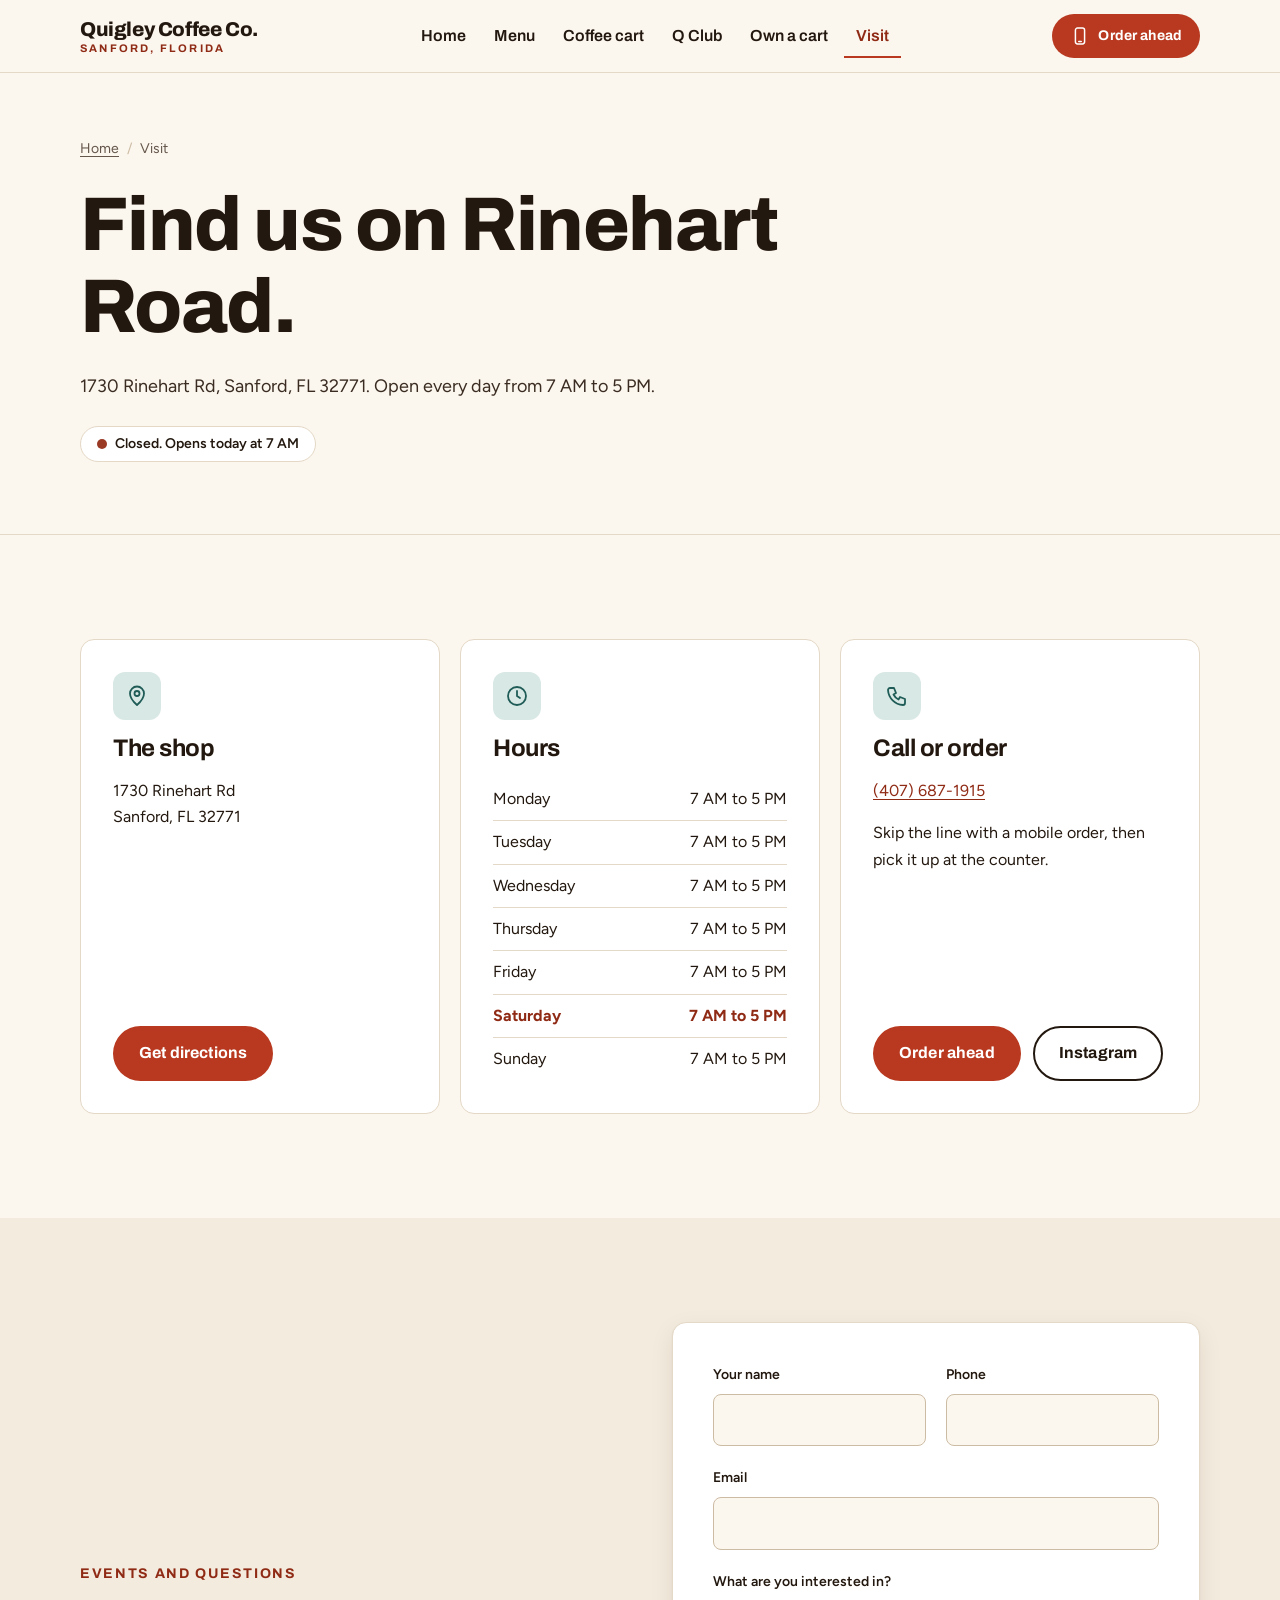
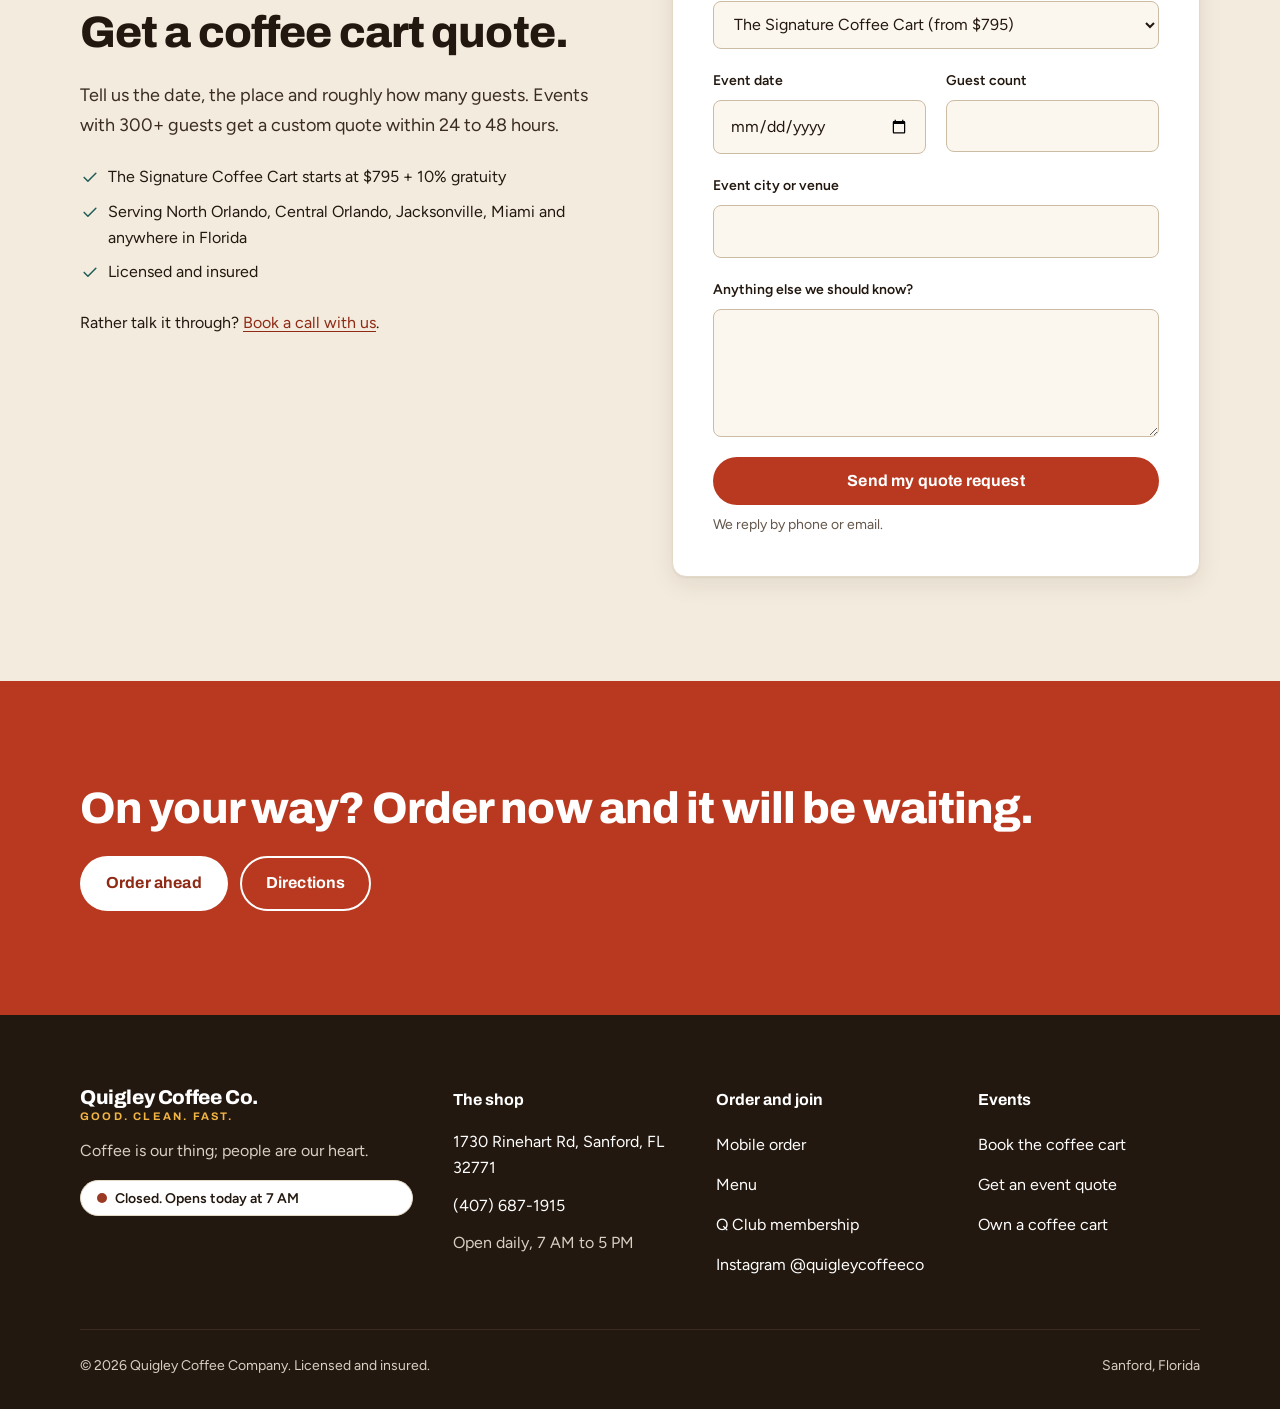
<file: contact.html>
<!doctype html>
<html lang="en" class="no-js">
<head>
<meta charset="utf-8">
<meta name="viewport" content="width=device-width, initial-scale=1">
<title>Hours and Directions in Sanford, FL | Quigley Coffee Company</title>
<meta name="description" content="Visit Quigley Coffee at 1730 Rinehart Rd, Sanford, FL 32771. Open 7 AM to 5 PM every day. Call (407) 687-1915 or request a coffee cart quote for your event.">
<meta name="robots" content="noindex,nofollow">
<meta property="og:type" content="website">
<meta property="og:title" content="Hours and Directions in Sanford, FL | Quigley Coffee Company">
<meta property="og:description" content="Visit Quigley Coffee at 1730 Rinehart Rd, Sanford, FL 32771. Open 7 AM to 5 PM every day. Call (407) 687-1915 or request a coffee cart quote for your event.">
<meta property="og:image" content="https://static.showit.co/file/dg8qiafyP79q49H5vneUYg/309121/screenshot_2025-08-22_at_2_28_58_pm.png">
<link rel="preconnect" href="https://fonts.googleapis.com">
<link rel="preconnect" href="https://fonts.gstatic.com" crossorigin>
<link rel="stylesheet" href="https://fonts.googleapis.com/css2?family=Archivo:wght@600;700;800&family=Figtree:wght@400;600;700&display=swap">
<link rel="stylesheet" href="styles.css">
<script type="application/ld+json">{"@context": "https://schema.org", "@type": "CafeOrCoffeeShop", "name": "Quigley Coffee Company", "telephone": "+1-407-687-1915", "url": "https://www.quigleycoffeeco.com/", "address": {"@type": "PostalAddress", "streetAddress": "1730 Rinehart Rd", "addressLocality": "Sanford", "addressRegion": "FL", "postalCode": "32771", "addressCountry": "US"}, "openingHoursSpecification": [{"@type": "OpeningHoursSpecification", "dayOfWeek": ["Monday", "Tuesday", "Wednesday", "Thursday", "Friday", "Saturday", "Sunday"], "opens": "07:00", "closes": "17:00"}], "servesCuisine": "Coffee", "hasMap": "https://maps.app.goo.gl/a5SVihAS7n57ppbr7", "sameAs": ["https://www.instagram.com/quigleycoffeeco/"], "aggregateRating": {"@type": "AggregateRating", "ratingValue": "4.8", "reviewCount": "372"}}</script>
</head>
<body>
<a class="skip-link" href="#main">Skip to content</a>
<header class="site-header">
  <div class="container header-inner">
    <a class="wordmark" href="index.html" aria-label="Quigley Coffee Company home">
      <span class="wordmark-name">Quigley Coffee Co.</span>
      <span class="wordmark-sub">Sanford, Florida</span>
    </a>
    <nav class="primary-nav" id="primary-nav" aria-label="Primary">
      <ul class="nav-links">
        <li><a href="index.html">Home</a></li><li><a href="menu.html">Menu</a></li><li><a href="coffee-cart.html">Coffee cart</a></li><li><a href="q-club.html">Q Club</a></li><li><a href="own-a-cart.html">Own a cart</a></li><li><a href="contact.html" aria-current="page">Visit</a></li>
      </ul>
    </nav>
    <div class="row">
      <a class="btn btn-primary btn-small header-cta" href="https://order.dripos.com/Quigley-Coffee-Company"><svg class="icon" viewBox="0 0 24 24" aria-hidden="true" focusable="false"><rect x="6.5" y="2.5" width="11" height="19" rx="2.5"/><path d="M10.5 18.5h3"/></svg>Order ahead</a>
      <button class="nav-toggle" type="button" aria-expanded="false" aria-controls="primary-nav" aria-label="Open menu"><svg class="icon" viewBox="0 0 24 24" aria-hidden="true" focusable="false"><path d="M4 7h16M4 12h16M4 17h16"/></svg></button>
    </div>
  </div>
</header>
<main id="main">
<section class="page-hero">
  <div class="container stack-lg">
    <nav class="breadcrumb" aria-label="Breadcrumb"><ol><li><a href="index.html">Home</a></li><li aria-current="page">Visit</li></ol></nav>
    <h1>Find us on Rinehart Road.</h1>
    <p class="lede">1730 Rinehart Rd, Sanford, FL 32771. Open every day from 7 AM to 5 PM.</p>
    <div class="row">
      <span class="open-badge" data-open-badge><span class="open-dot"></span><span data-open-label>Open 7 AM to 5 PM daily</span></span>
    </div>
  </div>
</section>

<section class="section">
  <div class="container grid grid-3">
    <div class="card reveal">
      <span class="card-icon"><svg class="icon" viewBox="0 0 24 24" aria-hidden="true" focusable="false"><path d="M12 21s-7-6.1-7-11.5a7 7 0 0 1 14 0C19 14.9 12 21 12 21z"/><circle cx="12" cy="9.5" r="2.5"/></svg></span>
      <h2 class="h3-size">The shop</h2>
      <p>1730 Rinehart Rd<br>Sanford, FL 32771</p>
      <div class="card-foot"><a class="btn btn-primary" href="https://maps.app.goo.gl/a5SVihAS7n57ppbr7">Get directions</a></div>
    </div>
    <div class="card reveal">
      <span class="card-icon"><svg class="icon" viewBox="0 0 24 24" aria-hidden="true" focusable="false"><circle cx="12" cy="12" r="9"/><path d="M12 7v5l3 2"/></svg></span>
      <h2 class="h3-size">Hours</h2>
      <ul class="hours">
        <li data-day="1"><span>Monday</span><span>7 AM to 5 PM</span></li>
        <li data-day="2"><span>Tuesday</span><span>7 AM to 5 PM</span></li>
        <li data-day="3"><span>Wednesday</span><span>7 AM to 5 PM</span></li>
        <li data-day="4"><span>Thursday</span><span>7 AM to 5 PM</span></li>
        <li data-day="5"><span>Friday</span><span>7 AM to 5 PM</span></li>
        <li data-day="6"><span>Saturday</span><span>7 AM to 5 PM</span></li>
        <li data-day="0"><span>Sunday</span><span>7 AM to 5 PM</span></li>
      </ul>
    </div>
    <div class="card reveal">
      <span class="card-icon"><svg class="icon" viewBox="0 0 24 24" aria-hidden="true" focusable="false"><path d="M5 4h4l2 5-2.5 1.5a11 11 0 0 0 5 5L15 13l5 2v4a2 2 0 0 1-2 2A16 16 0 0 1 3 6a2 2 0 0 1 2-2"/></svg></span>
      <h2 class="h3-size">Call or order</h2>
      <p><a href="tel:+14076871915">(407) 687-1915</a></p>
      <p>Skip the line with a mobile order, then pick it up at the counter.</p>
      <div class="card-foot row">
        <a class="btn btn-primary" href="https://order.dripos.com/Quigley-Coffee-Company">Order ahead</a>
        <a class="btn btn-ghost" href="https://www.instagram.com/quigleycoffeeco/">Instagram</a>
      </div>
    </div>
  </div>
</section>

<section class="section section-alt" id="quote">
  <div class="container split">
    <div class="stack-lg reveal">
      <p class="eyebrow">Events and questions</p>
      <h2>Get a coffee cart quote.</h2>
      <p class="lede">Tell us the date, the place and roughly how many guests. Events with 300+ guests get a custom quote within 24 to 48 hours.</p>
      <ul class="checklist">
        <li><svg class="icon" viewBox="0 0 24 24" aria-hidden="true" focusable="false"><path d="M5 12.5l4.5 4.5L19 7.5"/></svg>The Signature Coffee Cart starts at $795 + 10% gratuity</li>
        <li><svg class="icon" viewBox="0 0 24 24" aria-hidden="true" focusable="false"><path d="M5 12.5l4.5 4.5L19 7.5"/></svg>Serving North Orlando, Central Orlando, Jacksonville, Miami and anywhere in Florida</li>
        <li><svg class="icon" viewBox="0 0 24 24" aria-hidden="true" focusable="false"><path d="M5 12.5l4.5 4.5L19 7.5"/></svg>Licensed and insured</li>
      </ul>
      <p>Rather talk it through? <a href="https://calendly.com/franchising-quigleycoffee/event-vendor-connection-meeting">Book a call with us</a>.</p>
    </div>
    <div class="form-card reveal">
      <form class="form-grid" name="quote" method="post" data-netlify="true" data-quote-form>
        <input type="hidden" name="form-name" value="quote">
        <div class="field">
          <label for="name">Your name</label>
          <input id="name" name="name" type="text" autocomplete="name" required>
        </div>
        <div class="field">
          <label for="phone">Phone</label>
          <input id="phone" name="phone" type="tel" autocomplete="tel" required>
        </div>
        <div class="field full">
          <label for="email">Email</label>
          <input id="email" name="email" type="email" autocomplete="email" required>
        </div>
        <div class="field full">
          <label for="service">What are you interested in?</label>
          <select id="service" name="service">
            <option value="signature-cart">The Signature Coffee Cart (from $795)</option>
            <option value="bottled-lattes">Bottled Lattes To-Go (about $32 per 4-pack)</option>
            <option value="self-serve">Self-Serve Cold Brew / Boxed Coffee</option>
            <option value="full-shebang">The Full Shebang branding package</option>
            <option value="dmc">Destination management (multi-day)</option>
            <option value="own-a-cart">Owning a Quigley coffee cart</option>
            <option value="q-club">Q Club membership</option>
            <option value="other">Something else</option>
          </select>
        </div>
        <div class="field">
          <label for="date">Event date</label>
          <input id="date" name="date" type="date">
        </div>
        <div class="field">
          <label for="guests">Guest count</label>
          <input id="guests" name="guests" type="number" min="1" inputmode="numeric">
        </div>
        <div class="field full">
          <label for="location">Event city or venue</label>
          <input id="location" name="location" type="text">
        </div>
        <div class="field full">
          <label for="message">Anything else we should know?</label>
          <textarea id="message" name="message"></textarea>
        </div>
        <div class="field full">
          <button class="btn btn-primary" type="submit">Send my quote request</button>
          <p class="form-note">We reply by phone or email.</p>
          <p class="form-status" id="form-status" tabindex="-1" role="status">Thanks. Your request is in and the Quigley events team will be in touch.</p>
        </div>
      </form>
    </div>
  </div>
</section>

<section class="cta-band">
  <div class="container cta-inner">
    <h2>On your way? Order now and it will be waiting.</h2>
    <div class="row">
      <a class="btn btn-primary" href="https://order.dripos.com/Quigley-Coffee-Company">Order ahead</a>
      <a class="btn btn-ghost-inverse" href="https://maps.app.goo.gl/a5SVihAS7n57ppbr7">Directions</a>
    </div>
  </div>
</section>

</main>
<footer class="site-footer">
  <div class="container">
    <div class="footer-grid">
      <div class="stack">
        <a class="wordmark" href="index.html" aria-label="Quigley Coffee Company home">
          <span class="wordmark-name">Quigley Coffee Co.</span>
          <span class="wordmark-sub">Good. Clean. Fast.</span>
        </a>
        <p>Coffee is our thing; people are our heart.</p>
        <span class="open-badge" data-open-badge><span class="open-dot"></span><span data-open-label>Open 7 AM to 5 PM daily</span></span>
      </div>
      <div>
        <p class="footer-title">The shop</p>
        <ul class="footer-list">
          <li><a href="https://maps.app.goo.gl/a5SVihAS7n57ppbr7">1730 Rinehart Rd, Sanford, FL 32771</a></li>
          <li><a href="tel:+14076871915">(407) 687-1915</a></li>
          <li>Open daily, 7 AM to 5 PM</li>
        </ul>
      </div>
      <div>
        <p class="footer-title">Order and join</p>
        <ul class="footer-list">
          <li><a href="https://order.dripos.com/Quigley-Coffee-Company">Mobile order</a></li>
          <li><a href="menu.html">Menu</a></li>
          <li><a href="q-club.html">Q Club membership</a></li>
          <li><a href="https://www.instagram.com/quigleycoffeeco/">Instagram @quigleycoffeeco</a></li>
        </ul>
      </div>
      <div>
        <p class="footer-title">Events</p>
        <ul class="footer-list">
          <li><a href="coffee-cart.html">Book the coffee cart</a></li>
          <li><a href="contact.html?service=signature-cart#quote">Get an event quote</a></li>
          <li><a href="own-a-cart.html">Own a coffee cart</a></li>
        </ul>
      </div>
    </div>
    <div class="footer-bottom">
      <p>&copy; <span data-year>2026</span> Quigley Coffee Company. Licensed and insured.</p>
      <p>Sanford, Florida</p>
    </div>
  </div>
</footer>
<div class="action-bar">
  <a class="btn btn-ghost" href="tel:+14076871915"><svg class="icon" viewBox="0 0 24 24" aria-hidden="true" focusable="false"><path d="M5 4h4l2 5-2.5 1.5a11 11 0 0 0 5 5L15 13l5 2v4a2 2 0 0 1-2 2A16 16 0 0 1 3 6a2 2 0 0 1 2-2"/></svg>Call</a>
  <a class="btn btn-primary" href="https://order.dripos.com/Quigley-Coffee-Company"><svg class="icon" viewBox="0 0 24 24" aria-hidden="true" focusable="false"><rect x="6.5" y="2.5" width="11" height="19" rx="2.5"/><path d="M10.5 18.5h3"/></svg>Order ahead</a>
</div>
<script src="script.js"></script>
</body>
</html>
</file>
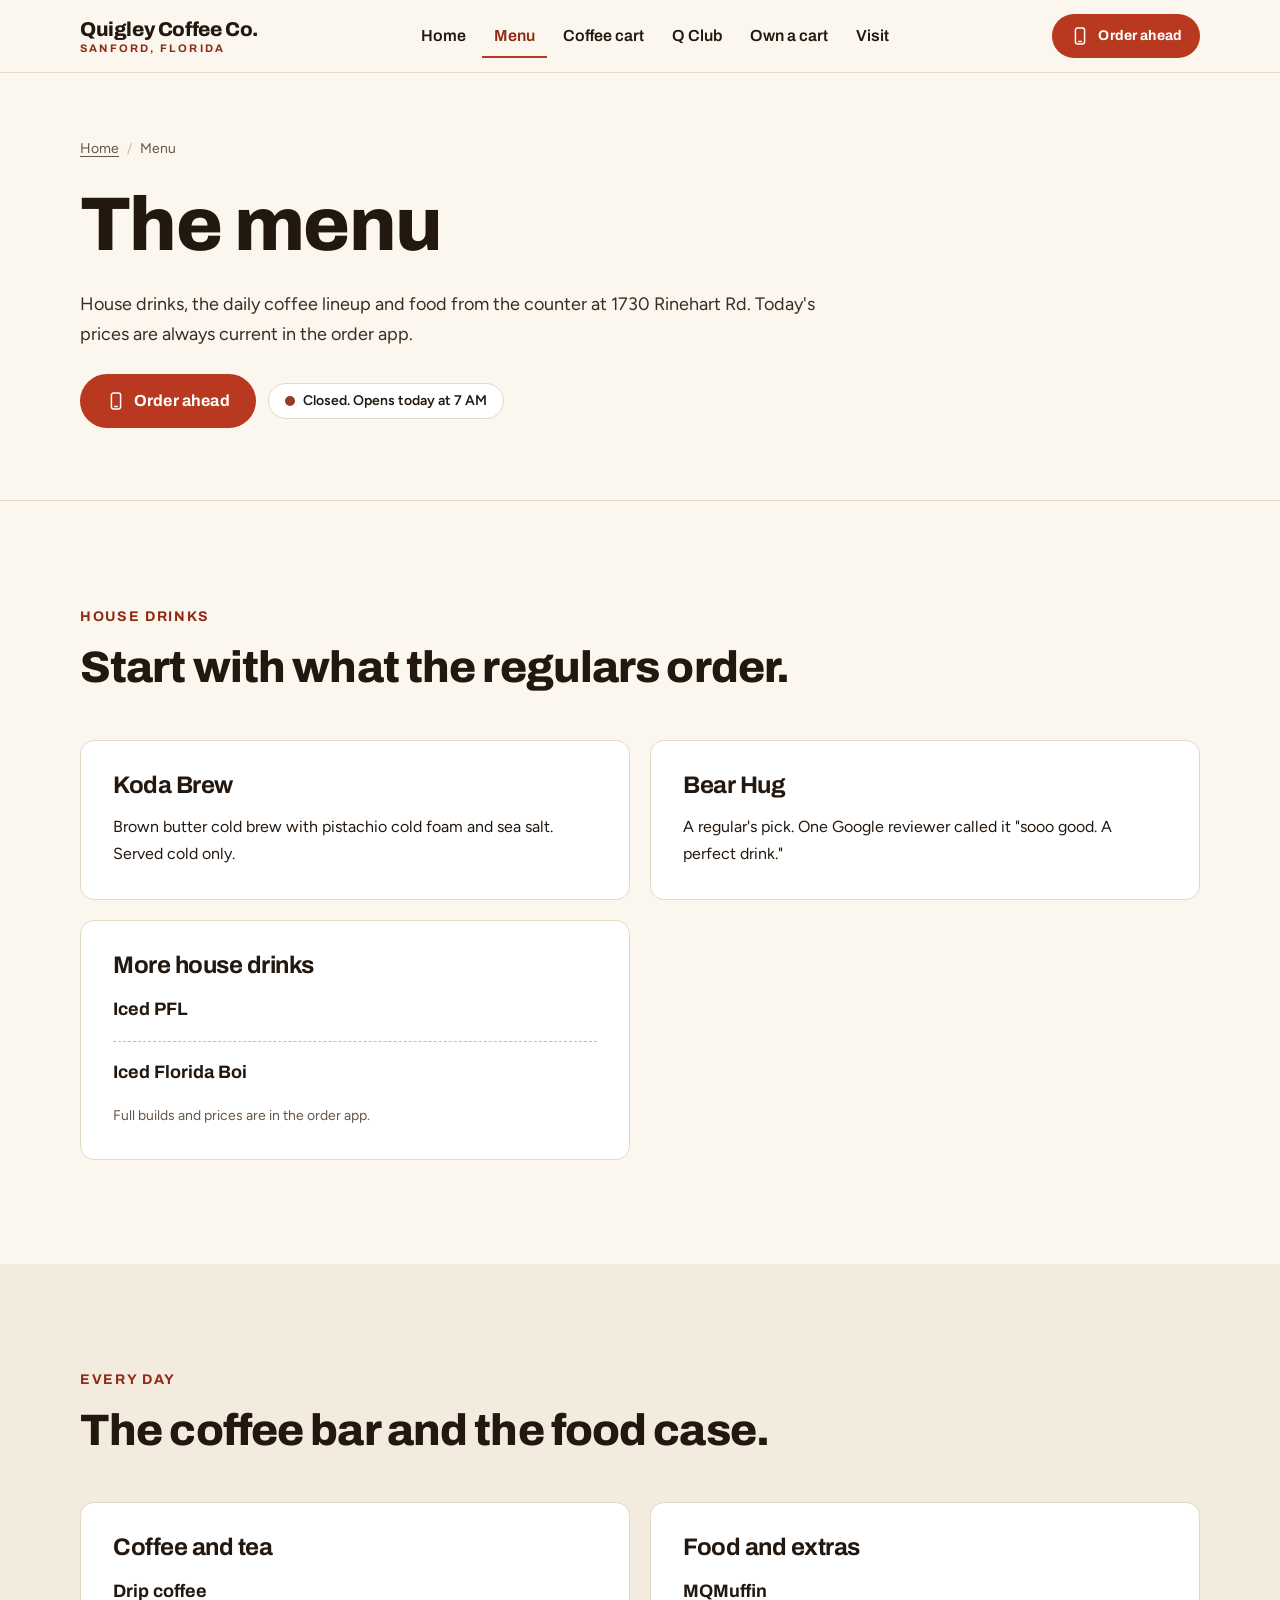
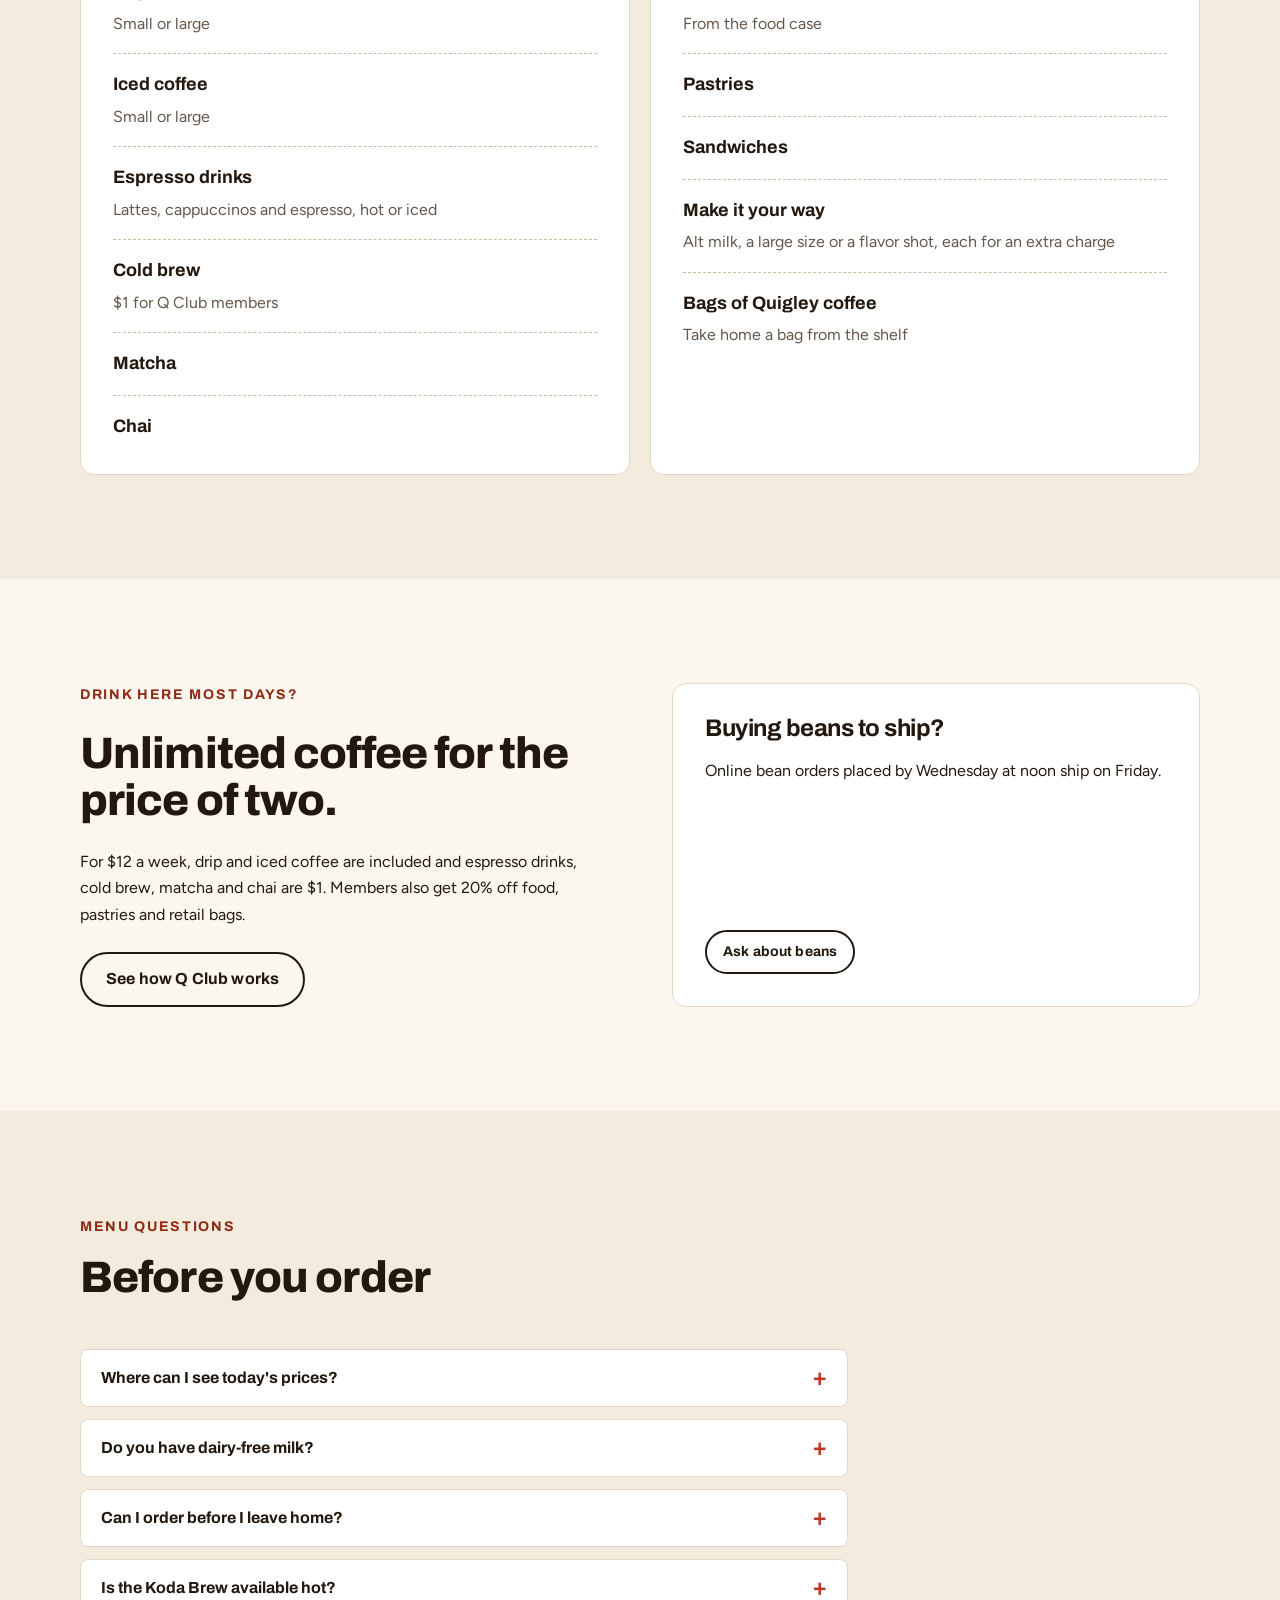
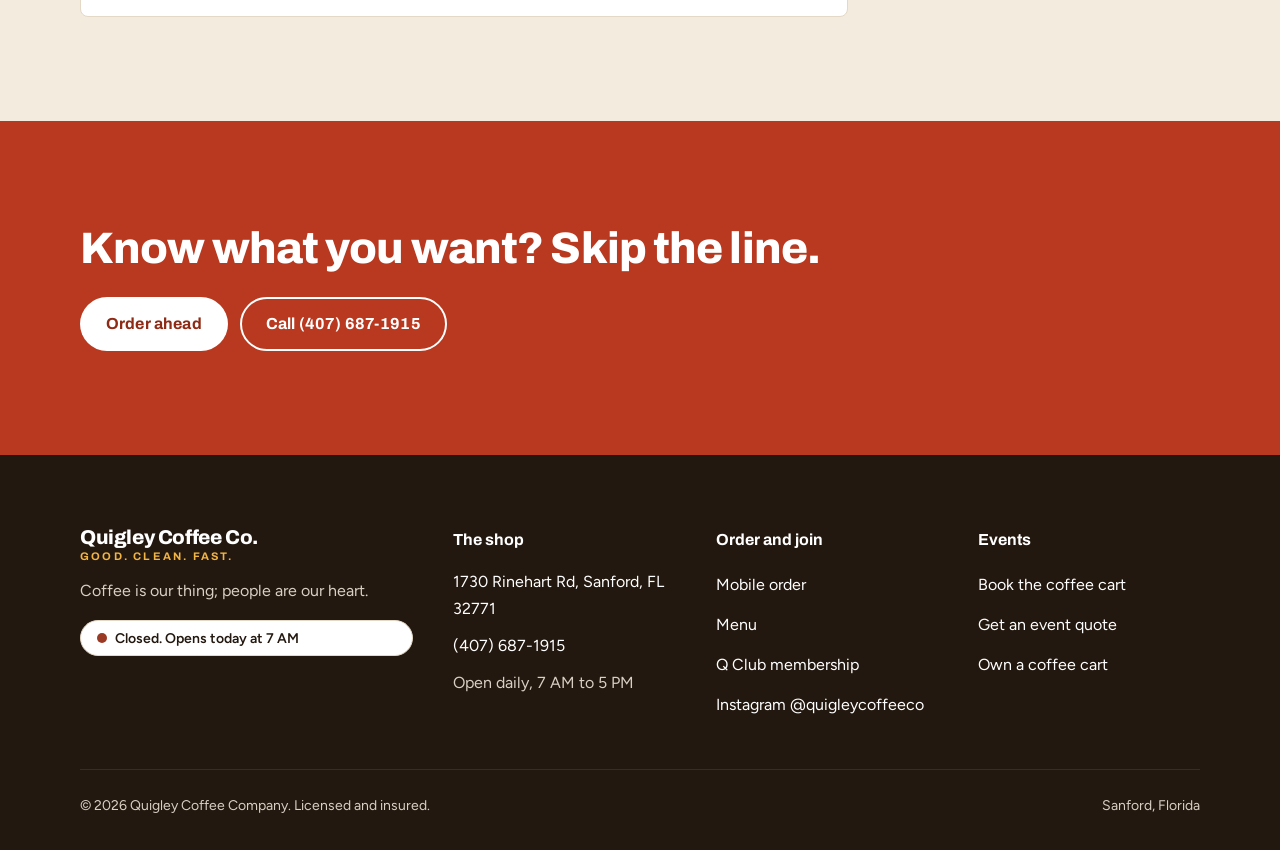
<file: menu.html>
<!doctype html>
<html lang="en" class="no-js">
<head>
<meta charset="utf-8">
<meta name="viewport" content="width=device-width, initial-scale=1">
<title>Coffee Menu in Sanford, FL | Quigley Coffee Company</title>
<meta name="description" content="The Quigley Coffee menu in Sanford, FL: the Koda Brew, Bear Hug, espresso drinks, cold brew, matcha, chai, pastries and sandwiches. Order ahead for pickup.">
<meta name="robots" content="noindex,nofollow">
<meta property="og:type" content="website">
<meta property="og:title" content="Coffee Menu in Sanford, FL | Quigley Coffee Company">
<meta property="og:description" content="The Quigley Coffee menu in Sanford, FL: the Koda Brew, Bear Hug, espresso drinks, cold brew, matcha, chai, pastries and sandwiches. Order ahead for pickup.">
<meta property="og:image" content="https://static.showit.co/file/dg8qiafyP79q49H5vneUYg/309121/screenshot_2025-08-22_at_2_28_58_pm.png">
<link rel="preconnect" href="https://fonts.googleapis.com">
<link rel="preconnect" href="https://fonts.gstatic.com" crossorigin>
<link rel="stylesheet" href="https://fonts.googleapis.com/css2?family=Archivo:wght@600;700;800&family=Figtree:wght@400;600;700&display=swap">
<link rel="stylesheet" href="styles.css">
</head>
<body>
<a class="skip-link" href="#main">Skip to content</a>
<header class="site-header">
  <div class="container header-inner">
    <a class="wordmark" href="index.html" aria-label="Quigley Coffee Company home">
      <span class="wordmark-name">Quigley Coffee Co.</span>
      <span class="wordmark-sub">Sanford, Florida</span>
    </a>
    <nav class="primary-nav" id="primary-nav" aria-label="Primary">
      <ul class="nav-links">
        <li><a href="index.html">Home</a></li><li><a href="menu.html" aria-current="page">Menu</a></li><li><a href="coffee-cart.html">Coffee cart</a></li><li><a href="q-club.html">Q Club</a></li><li><a href="own-a-cart.html">Own a cart</a></li><li><a href="contact.html">Visit</a></li>
      </ul>
    </nav>
    <div class="row">
      <a class="btn btn-primary btn-small header-cta" href="https://order.dripos.com/Quigley-Coffee-Company"><svg class="icon" viewBox="0 0 24 24" aria-hidden="true" focusable="false"><rect x="6.5" y="2.5" width="11" height="19" rx="2.5"/><path d="M10.5 18.5h3"/></svg>Order ahead</a>
      <button class="nav-toggle" type="button" aria-expanded="false" aria-controls="primary-nav" aria-label="Open menu"><svg class="icon" viewBox="0 0 24 24" aria-hidden="true" focusable="false"><path d="M4 7h16M4 12h16M4 17h16"/></svg></button>
    </div>
  </div>
</header>
<main id="main">
<section class="page-hero">
  <div class="container stack-lg">
    <nav class="breadcrumb" aria-label="Breadcrumb"><ol><li><a href="index.html">Home</a></li><li aria-current="page">Menu</li></ol></nav>
    <h1>The menu</h1>
    <p class="lede">House drinks, the daily coffee lineup and food from the counter at 1730 Rinehart Rd. Today's prices are always current in the order app.</p>
    <div class="row">
      <a class="btn btn-primary" href="https://order.dripos.com/Quigley-Coffee-Company"><svg class="icon" viewBox="0 0 24 24" aria-hidden="true" focusable="false"><rect x="6.5" y="2.5" width="11" height="19" rx="2.5"/><path d="M10.5 18.5h3"/></svg>Order ahead</a>
      <span class="open-badge" data-open-badge><span class="open-dot"></span><span data-open-label>Open 7 AM to 5 PM daily</span></span>
    </div>
  </div>
</section>

<section class="section">
  <div class="container">
    <div class="section-head reveal">
      <p class="eyebrow">House drinks</p>
      <h2>Start with what the regulars order.</h2>
    </div>
    <div class="menu-board">
      <div class="menu-group tile-sun reveal">
        <h3>Koda Brew</h3>
        <p>Brown butter cold brew with pistachio cold foam and sea salt. Served cold only.</p>
      </div>
      <div class="menu-group reveal">
        <h3>Bear Hug</h3>
        <p>A regular's pick. One Google reviewer called it "sooo good. A perfect drink."</p>
      </div>
      <div class="menu-group reveal">
        <h3>More house drinks</h3>
        <ul class="menu-list">
          <li><span class="menu-item-name">Iced PFL</span></li>
          <li><span class="menu-item-name">Iced Florida Boi</span></li>
        </ul>
        <p class="muted small">Full builds and prices are in the order app.</p>
      </div>
    </div>
  </div>
</section>

<section class="section section-alt">
  <div class="container">
    <div class="section-head reveal">
      <p class="eyebrow">Every day</p>
      <h2>The coffee bar and the food case.</h2>
    </div>
    <div class="menu-board">
      <div class="menu-group reveal">
        <h3>Coffee and tea</h3>
        <ul class="menu-list">
          <li><span class="menu-item-name">Drip coffee</span><span class="muted">Small or large</span></li>
          <li><span class="menu-item-name">Iced coffee</span><span class="muted">Small or large</span></li>
          <li><span class="menu-item-name">Espresso drinks</span><span class="muted">Lattes, cappuccinos and espresso, hot or iced</span></li>
          <li><span class="menu-item-name">Cold brew</span><span class="muted">$1 for Q Club members</span></li>
          <li><span class="menu-item-name">Matcha</span></li>
          <li><span class="menu-item-name">Chai</span></li>
        </ul>
      </div>
      <div class="menu-group reveal">
        <h3>Food and extras</h3>
        <ul class="menu-list">
          <li><span class="menu-item-name">MQMuffin</span><span class="muted">From the food case</span></li>
          <li><span class="menu-item-name">Pastries</span></li>
          <li><span class="menu-item-name">Sandwiches</span></li>
          <li><span class="menu-item-name">Make it your way</span><span class="muted">Alt milk, a large size or a flavor shot, each for an extra charge</span></li>
          <li><span class="menu-item-name">Bags of Quigley coffee</span><span class="muted">Take home a bag from the shelf</span></li>
        </ul>
      </div>
    </div>
  </div>
</section>

<section class="section">
  <div class="container split">
    <div class="stack-lg reveal">
      <p class="eyebrow">Drink here most days?</p>
      <h2>Unlimited coffee for the price of two.</h2>
      <p>For $12 a week, drip and iced coffee are included and espresso drinks, cold brew, matcha and chai are $1. Members also get 20% off food, pastries and retail bags.</p>
      <div class="row"><a class="btn btn-ghost" href="q-club.html">See how Q Club works</a></div>
    </div>
    <div class="card reveal">
      <h3>Buying beans to ship?</h3>
      <p>Online bean orders placed by Wednesday at noon ship on Friday.</p>
      <div class="card-foot"><a class="btn btn-ghost btn-small" href="contact.html">Ask about beans</a></div>
    </div>
  </div>
</section>

<section class="section section-alt">
  <div class="container">
    <div class="section-head reveal">
      <p class="eyebrow">Menu questions</p>
      <h2>Before you order</h2>
    </div>
    <div class="faq">
      <details><summary>Where can I see today's prices?</summary><p>Prices live in the order app so they are always current. Tap Order ahead, browse, and close it if you would rather order at the counter.</p></details>
      <details><summary>Do you have dairy-free milk?</summary><p>Yes. Alt milks are available for any drink for an extra charge.</p></details>
      <details><summary>Can I order before I leave home?</summary><p>Yes. Place a mobile order and it will be ready at the counter when you arrive.</p></details>
      <details><summary>Is the Koda Brew available hot?</summary><p>No. The Koda Brew is served cold only.</p></details>
    </div>
  </div>
</section>

<section class="cta-band">
  <div class="container cta-inner">
    <h2>Know what you want? Skip the line.</h2>
    <div class="row">
      <a class="btn btn-primary" href="https://order.dripos.com/Quigley-Coffee-Company">Order ahead</a>
      <a class="btn btn-ghost-inverse" href="tel:+14076871915">Call (407) 687-1915</a>
    </div>
  </div>
</section>

</main>
<footer class="site-footer">
  <div class="container">
    <div class="footer-grid">
      <div class="stack">
        <a class="wordmark" href="index.html" aria-label="Quigley Coffee Company home">
          <span class="wordmark-name">Quigley Coffee Co.</span>
          <span class="wordmark-sub">Good. Clean. Fast.</span>
        </a>
        <p>Coffee is our thing; people are our heart.</p>
        <span class="open-badge" data-open-badge><span class="open-dot"></span><span data-open-label>Open 7 AM to 5 PM daily</span></span>
      </div>
      <div>
        <p class="footer-title">The shop</p>
        <ul class="footer-list">
          <li><a href="https://maps.app.goo.gl/a5SVihAS7n57ppbr7">1730 Rinehart Rd, Sanford, FL 32771</a></li>
          <li><a href="tel:+14076871915">(407) 687-1915</a></li>
          <li>Open daily, 7 AM to 5 PM</li>
        </ul>
      </div>
      <div>
        <p class="footer-title">Order and join</p>
        <ul class="footer-list">
          <li><a href="https://order.dripos.com/Quigley-Coffee-Company">Mobile order</a></li>
          <li><a href="menu.html">Menu</a></li>
          <li><a href="q-club.html">Q Club membership</a></li>
          <li><a href="https://www.instagram.com/quigleycoffeeco/">Instagram @quigleycoffeeco</a></li>
        </ul>
      </div>
      <div>
        <p class="footer-title">Events</p>
        <ul class="footer-list">
          <li><a href="coffee-cart.html">Book the coffee cart</a></li>
          <li><a href="contact.html?service=signature-cart#quote">Get an event quote</a></li>
          <li><a href="own-a-cart.html">Own a coffee cart</a></li>
        </ul>
      </div>
    </div>
    <div class="footer-bottom">
      <p>&copy; <span data-year>2026</span> Quigley Coffee Company. Licensed and insured.</p>
      <p>Sanford, Florida</p>
    </div>
  </div>
</footer>
<div class="action-bar">
  <a class="btn btn-ghost" href="tel:+14076871915"><svg class="icon" viewBox="0 0 24 24" aria-hidden="true" focusable="false"><path d="M5 4h4l2 5-2.5 1.5a11 11 0 0 0 5 5L15 13l5 2v4a2 2 0 0 1-2 2A16 16 0 0 1 3 6a2 2 0 0 1 2-2"/></svg>Call</a>
  <a class="btn btn-primary" href="https://order.dripos.com/Quigley-Coffee-Company"><svg class="icon" viewBox="0 0 24 24" aria-hidden="true" focusable="false"><rect x="6.5" y="2.5" width="11" height="19" rx="2.5"/><path d="M10.5 18.5h3"/></svg>Order ahead</a>
</div>
<script src="script.js"></script>
</body>
</html>
</file>
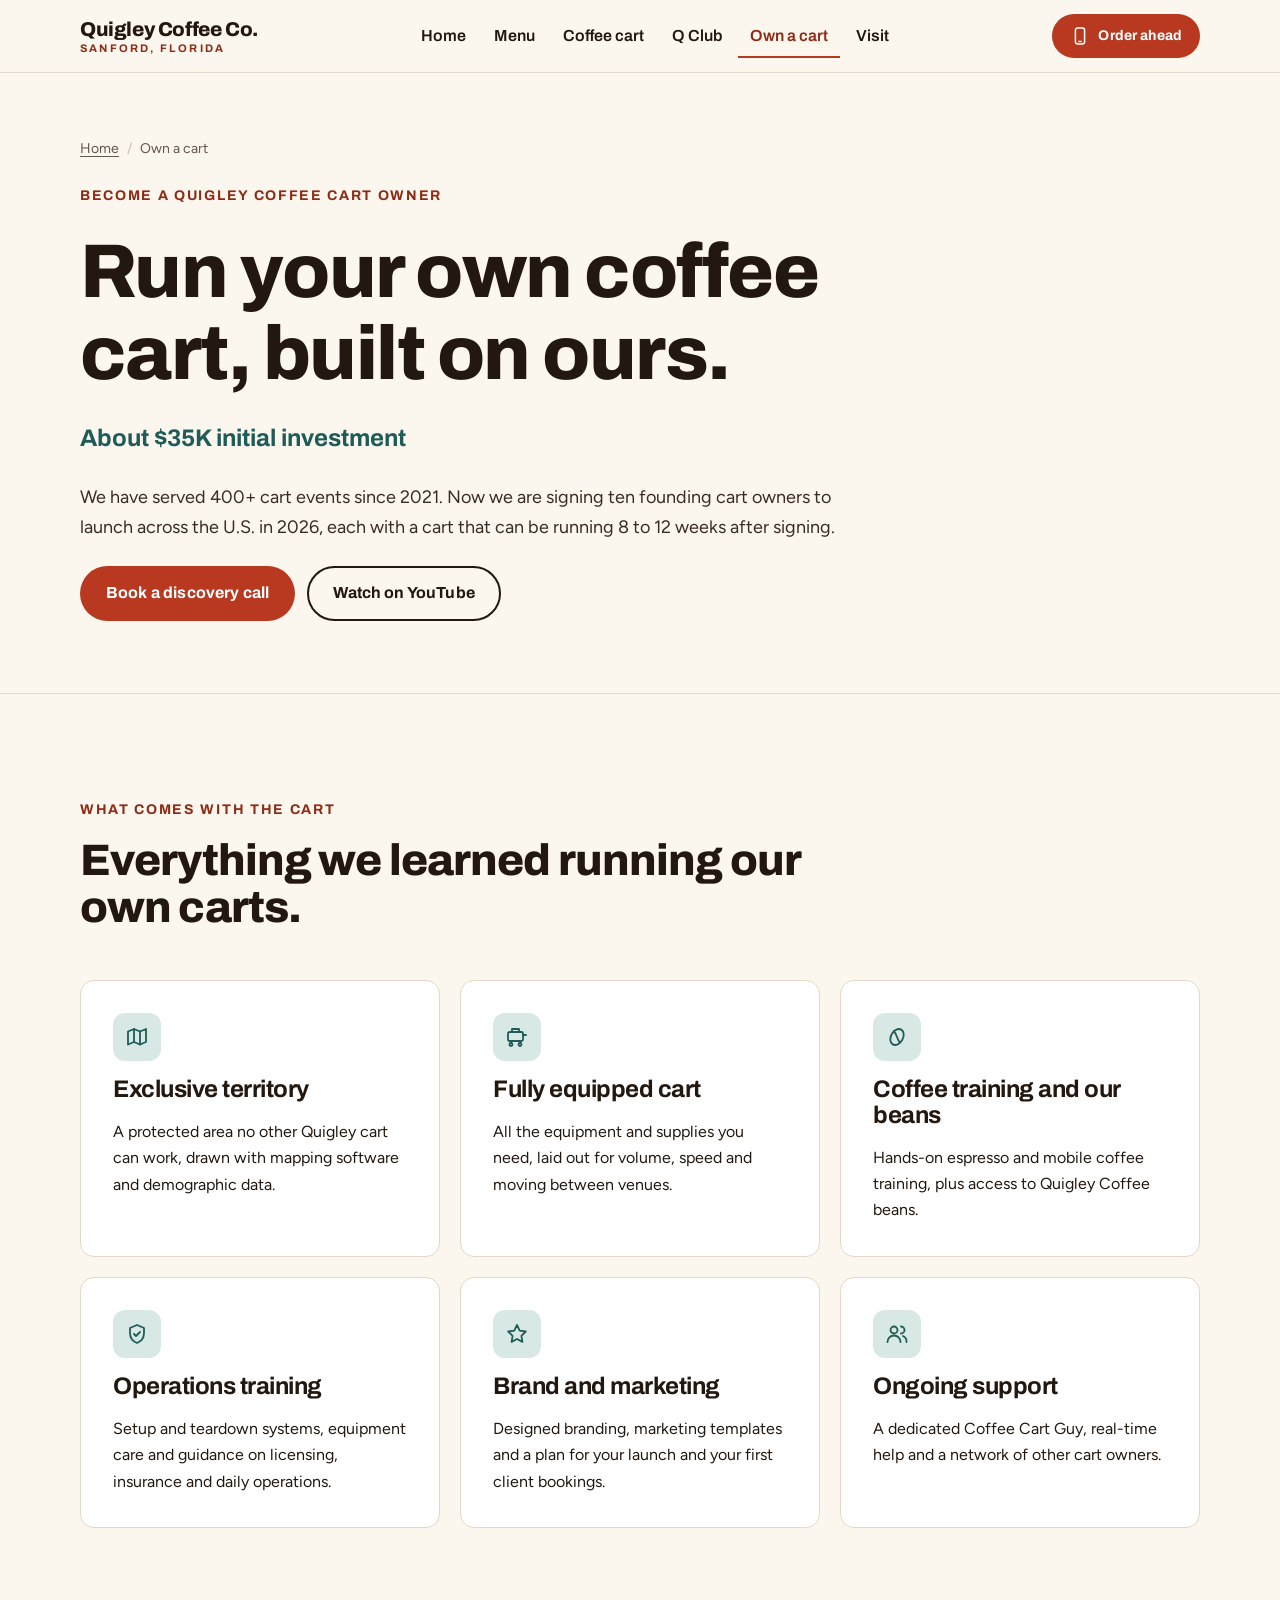
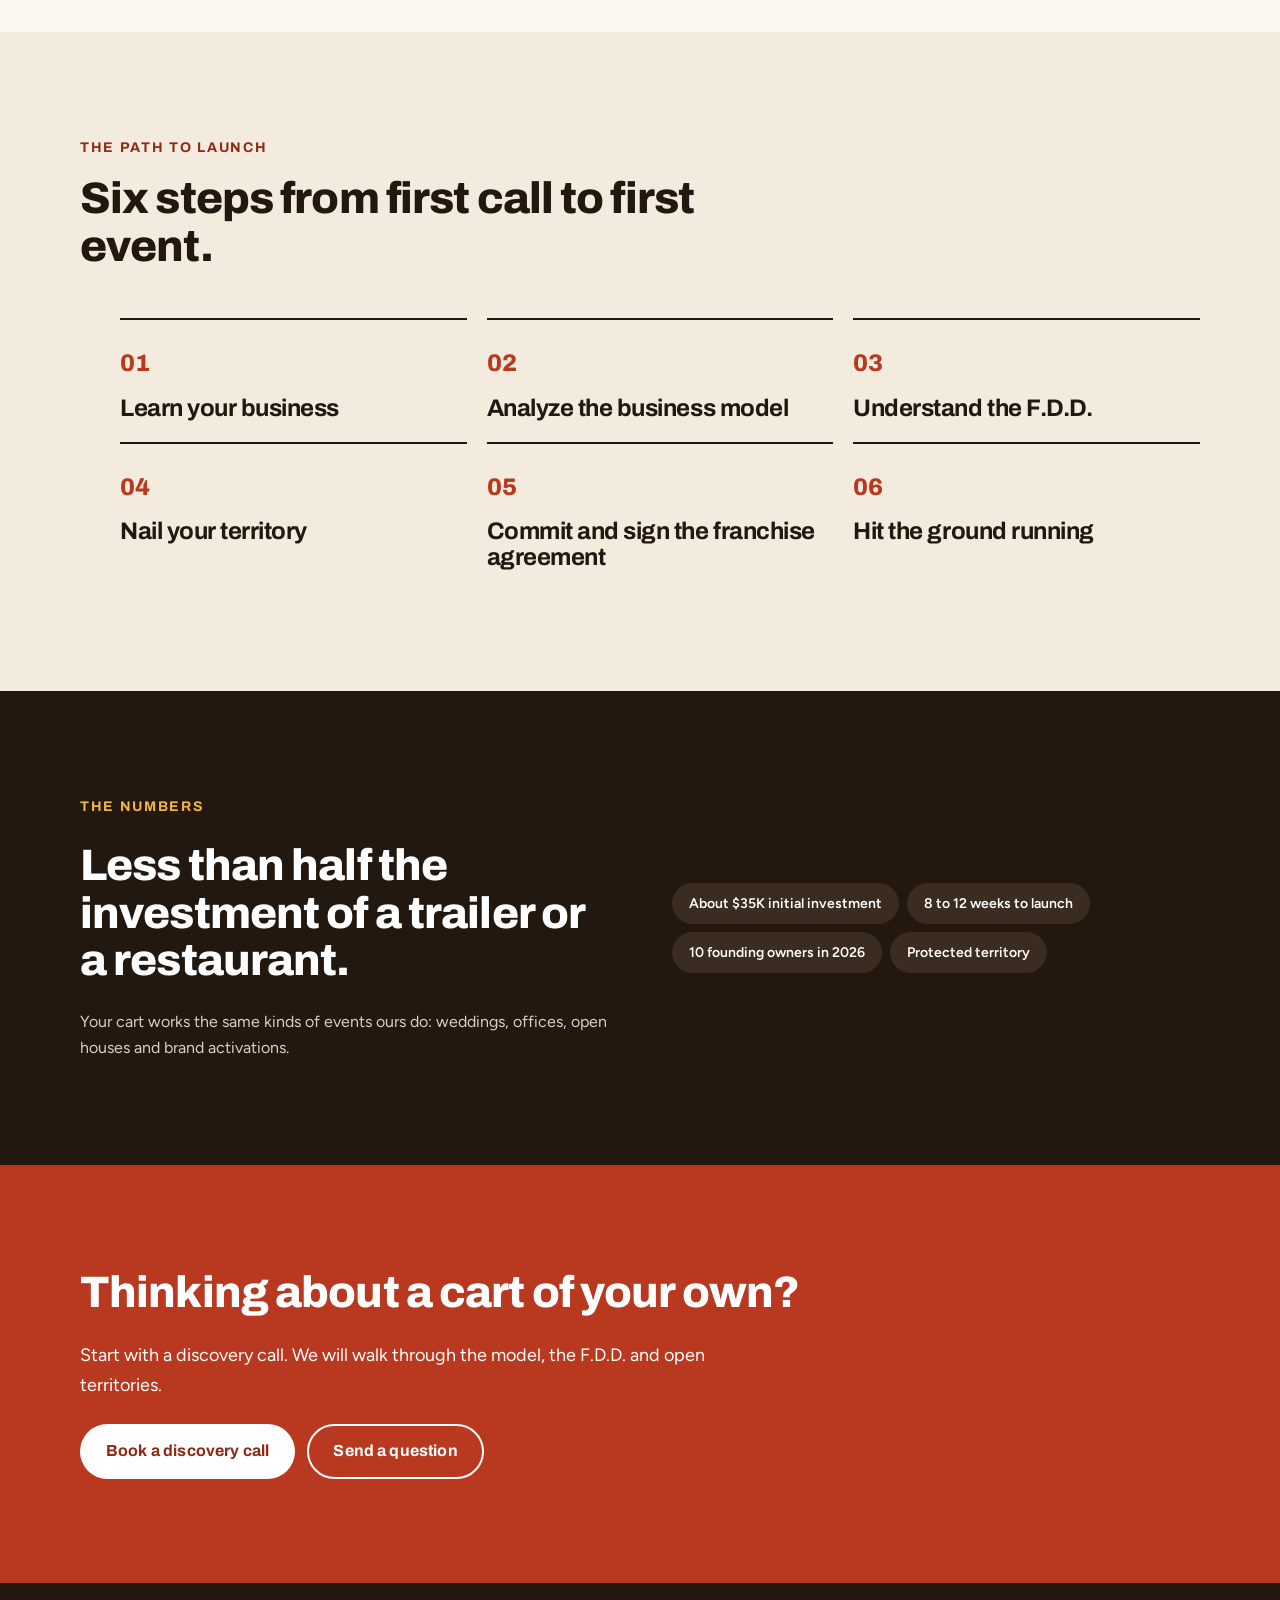
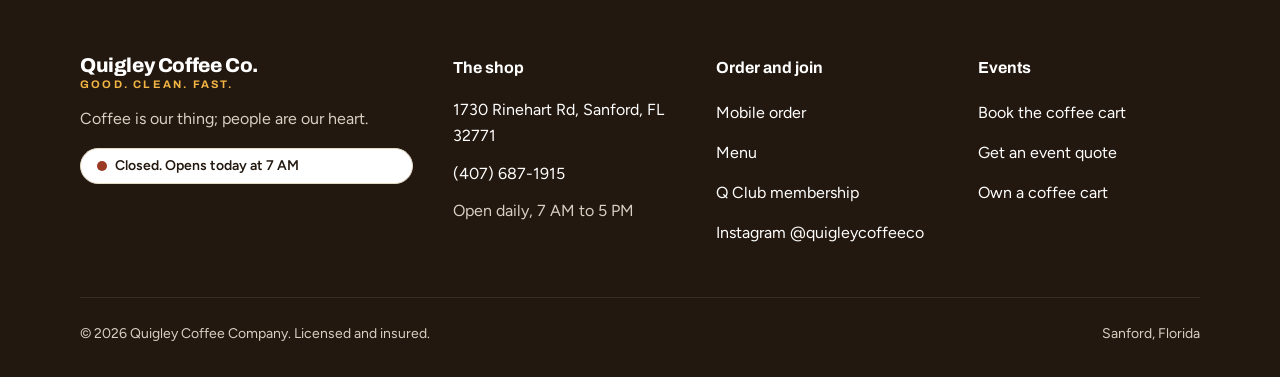
<file: own-a-cart.html>
<!doctype html>
<html lang="en" class="no-js">
<head>
<meta charset="utf-8">
<meta name="viewport" content="width=device-width, initial-scale=1">
<title>Coffee Cart Franchise in Florida | Quigley Coffee Company</title>
<meta name="description" content="Own a Quigley Coffee cart: about $35K initial investment, 8 to 12 weeks from signing to launch, an exclusive territory, training, beans and ongoing support.">
<meta name="robots" content="noindex,nofollow">
<meta property="og:type" content="website">
<meta property="og:title" content="Coffee Cart Franchise in Florida | Quigley Coffee Company">
<meta property="og:description" content="Own a Quigley Coffee cart: about $35K initial investment, 8 to 12 weeks from signing to launch, an exclusive territory, training, beans and ongoing support.">
<meta property="og:image" content="https://static.showit.co/file/dg8qiafyP79q49H5vneUYg/309121/screenshot_2025-08-22_at_2_28_58_pm.png">
<link rel="preconnect" href="https://fonts.googleapis.com">
<link rel="preconnect" href="https://fonts.gstatic.com" crossorigin>
<link rel="stylesheet" href="https://fonts.googleapis.com/css2?family=Archivo:wght@600;700;800&family=Figtree:wght@400;600;700&display=swap">
<link rel="stylesheet" href="styles.css">
</head>
<body>
<a class="skip-link" href="#main">Skip to content</a>
<header class="site-header">
  <div class="container header-inner">
    <a class="wordmark" href="index.html" aria-label="Quigley Coffee Company home">
      <span class="wordmark-name">Quigley Coffee Co.</span>
      <span class="wordmark-sub">Sanford, Florida</span>
    </a>
    <nav class="primary-nav" id="primary-nav" aria-label="Primary">
      <ul class="nav-links">
        <li><a href="index.html">Home</a></li><li><a href="menu.html">Menu</a></li><li><a href="coffee-cart.html">Coffee cart</a></li><li><a href="q-club.html">Q Club</a></li><li><a href="own-a-cart.html" aria-current="page">Own a cart</a></li><li><a href="contact.html">Visit</a></li>
      </ul>
    </nav>
    <div class="row">
      <a class="btn btn-primary btn-small header-cta" href="https://order.dripos.com/Quigley-Coffee-Company"><svg class="icon" viewBox="0 0 24 24" aria-hidden="true" focusable="false"><rect x="6.5" y="2.5" width="11" height="19" rx="2.5"/><path d="M10.5 18.5h3"/></svg>Order ahead</a>
      <button class="nav-toggle" type="button" aria-expanded="false" aria-controls="primary-nav" aria-label="Open menu"><svg class="icon" viewBox="0 0 24 24" aria-hidden="true" focusable="false"><path d="M4 7h16M4 12h16M4 17h16"/></svg></button>
    </div>
  </div>
</header>
<main id="main">
<section class="page-hero">
  <div class="container stack-lg">
    <nav class="breadcrumb" aria-label="Breadcrumb"><ol><li><a href="index.html">Home</a></li><li aria-current="page">Own a cart</li></ol></nav>
    <p class="eyebrow">Become a Quigley Coffee cart owner</p>
    <h1>Run your own coffee cart, built on ours.</h1>
    <p class="starting">About $35K initial investment</p>
    <p class="lede">We have served 400+ cart events since 2021. Now we are signing ten founding cart owners to launch across the U.S. in 2026, each with a cart that can be running 8 to 12 weeks after signing.</p>
    <div class="row">
      <a class="btn btn-primary" href="https://ownacoffeecart.perspectivefunnel.com/698cc439496e3099890ec5b7/">Book a discovery call</a>
      <a class="btn btn-ghost" href="https://www.youtube.com/@ownacoffeecart">Watch on YouTube</a>
    </div>
  </div>
</section>

<section class="section">
  <div class="container">
    <div class="section-head reveal">
      <p class="eyebrow">What comes with the cart</p>
      <h2>Everything we learned running our own carts.</h2>
    </div>
    <div class="grid grid-3">
      <article class="card reveal"><span class="card-icon"><svg class="icon" viewBox="0 0 24 24" aria-hidden="true" focusable="false"><path d="M9 4L3 6.5v13L9 17l6 2.5 6-2.5v-13L15 6.5z"/><path d="M9 4v13M15 6.5v13"/></svg></span><h3>Exclusive territory</h3><p>A protected area no other Quigley cart can work, drawn with mapping software and demographic data.</p></article>
      <article class="card reveal"><span class="card-icon"><svg class="icon" viewBox="0 0 24 24" aria-hidden="true" focusable="false"><rect x="3" y="7" width="15" height="9" rx="1.5"/><path d="M18 10h3M6 16v2M15 16v2"/><circle cx="6" cy="19.5" r="1.5"/><circle cx="15" cy="19.5" r="1.5"/><path d="M7 7V4h7v3"/></svg></span><h3>Fully equipped cart</h3><p>All the equipment and supplies you need, laid out for volume, speed and moving between venues.</p></article>
      <article class="card reveal"><span class="card-icon"><svg class="icon" viewBox="0 0 24 24" aria-hidden="true" focusable="false"><ellipse cx="12" cy="12" rx="6" ry="8.5" transform="rotate(30 12 12)"/><path d="M9 6.5c3 2.5 3 8.5 6 11"/></svg></span><h3>Coffee training and our beans</h3><p>Hands-on espresso and mobile coffee training, plus access to Quigley Coffee beans.</p></article>
      <article class="card reveal"><span class="card-icon"><svg class="icon" viewBox="0 0 24 24" aria-hidden="true" focusable="false"><path d="M12 3l7 3v5c0 4.5-3 8.3-7 10-4-1.7-7-5.5-7-10V6z"/><path d="M9 12l2 2 4-4"/></svg></span><h3>Operations training</h3><p>Setup and teardown systems, equipment care and guidance on licensing, insurance and daily operations.</p></article>
      <article class="card reveal"><span class="card-icon"><svg class="icon" viewBox="0 0 24 24" aria-hidden="true" focusable="false"><path d="M12 3l2.7 5.6 6.1.9-4.4 4.3 1 6.1L12 17l-5.4 2.9 1-6.1-4.4-4.3 6.1-.9z"/></svg></span><h3>Brand and marketing</h3><p>Designed branding, marketing templates and a plan for your launch and your first client bookings.</p></article>
      <article class="card reveal"><span class="card-icon"><svg class="icon" viewBox="0 0 24 24" aria-hidden="true" focusable="false"><circle cx="9" cy="8" r="3.5"/><path d="M2.5 20a6.5 6.5 0 0 1 13 0"/><path d="M16 4.5a3.5 3.5 0 0 1 0 7M18 14a6 6 0 0 1 3.5 6"/></svg></span><h3>Ongoing support</h3><p>A dedicated Coffee Cart Guy, real-time help and a network of other cart owners.</p></article>
    </div>
  </div>
</section>

<section class="section section-alt">
  <div class="container">
    <div class="section-head reveal">
      <p class="eyebrow">The path to launch</p>
      <h2>Six steps from first call to first event.</h2>
    </div>
    <ol class="steps steps-6">
      <li class="reveal"><h3>Learn your business</h3></li>
      <li class="reveal"><h3>Analyze the business model</h3></li>
      <li class="reveal"><h3>Understand the F.D.D.</h3></li>
      <li class="reveal"><h3>Nail your territory</h3></li>
      <li class="reveal"><h3>Commit and sign the franchise agreement</h3></li>
      <li class="reveal"><h3>Hit the ground running</h3></li>
    </ol>
  </div>
</section>

<section class="section section-ink">
  <div class="container split">
    <div class="stack-lg reveal">
      <p class="eyebrow">The numbers</p>
      <h2>Less than half the investment of a trailer or a restaurant.</h2>
      <p>Your cart works the same kinds of events ours do: weddings, offices, open houses and brand activations.</p>
    </div>
    <ul class="chips reveal" aria-label="Program facts">
      <li>About $35K initial investment</li>
      <li>8 to 12 weeks to launch</li>
      <li>10 founding owners in 2026</li>
      <li>Protected territory</li>
    </ul>
  </div>
</section>

<section class="cta-band">
  <div class="container cta-inner">
    <h2>Thinking about a cart of your own?</h2>
    <p class="lede">Start with a discovery call. We will walk through the model, the F.D.D. and open territories.</p>
    <div class="row">
      <a class="btn btn-primary" href="https://ownacoffeecart.perspectivefunnel.com/698cc439496e3099890ec5b7/">Book a discovery call</a>
      <a class="btn btn-ghost-inverse" href="contact.html?service=own-a-cart#quote">Send a question</a>
    </div>
  </div>
</section>

</main>
<footer class="site-footer">
  <div class="container">
    <div class="footer-grid">
      <div class="stack">
        <a class="wordmark" href="index.html" aria-label="Quigley Coffee Company home">
          <span class="wordmark-name">Quigley Coffee Co.</span>
          <span class="wordmark-sub">Good. Clean. Fast.</span>
        </a>
        <p>Coffee is our thing; people are our heart.</p>
        <span class="open-badge" data-open-badge><span class="open-dot"></span><span data-open-label>Open 7 AM to 5 PM daily</span></span>
      </div>
      <div>
        <p class="footer-title">The shop</p>
        <ul class="footer-list">
          <li><a href="https://maps.app.goo.gl/a5SVihAS7n57ppbr7">1730 Rinehart Rd, Sanford, FL 32771</a></li>
          <li><a href="tel:+14076871915">(407) 687-1915</a></li>
          <li>Open daily, 7 AM to 5 PM</li>
        </ul>
      </div>
      <div>
        <p class="footer-title">Order and join</p>
        <ul class="footer-list">
          <li><a href="https://order.dripos.com/Quigley-Coffee-Company">Mobile order</a></li>
          <li><a href="menu.html">Menu</a></li>
          <li><a href="q-club.html">Q Club membership</a></li>
          <li><a href="https://www.instagram.com/quigleycoffeeco/">Instagram @quigleycoffeeco</a></li>
        </ul>
      </div>
      <div>
        <p class="footer-title">Events</p>
        <ul class="footer-list">
          <li><a href="coffee-cart.html">Book the coffee cart</a></li>
          <li><a href="contact.html?service=signature-cart#quote">Get an event quote</a></li>
          <li><a href="own-a-cart.html">Own a coffee cart</a></li>
        </ul>
      </div>
    </div>
    <div class="footer-bottom">
      <p>&copy; <span data-year>2026</span> Quigley Coffee Company. Licensed and insured.</p>
      <p>Sanford, Florida</p>
    </div>
  </div>
</footer>
<div class="action-bar">
  <a class="btn btn-ghost" href="tel:+14076871915"><svg class="icon" viewBox="0 0 24 24" aria-hidden="true" focusable="false"><path d="M5 4h4l2 5-2.5 1.5a11 11 0 0 0 5 5L15 13l5 2v4a2 2 0 0 1-2 2A16 16 0 0 1 3 6a2 2 0 0 1 2-2"/></svg>Call</a>
  <a class="btn btn-primary" href="https://order.dripos.com/Quigley-Coffee-Company"><svg class="icon" viewBox="0 0 24 24" aria-hidden="true" focusable="false"><rect x="6.5" y="2.5" width="11" height="19" rx="2.5"/><path d="M10.5 18.5h3"/></svg>Order ahead</a>
</div>
<script src="script.js"></script>
</body>
</html>
</file>
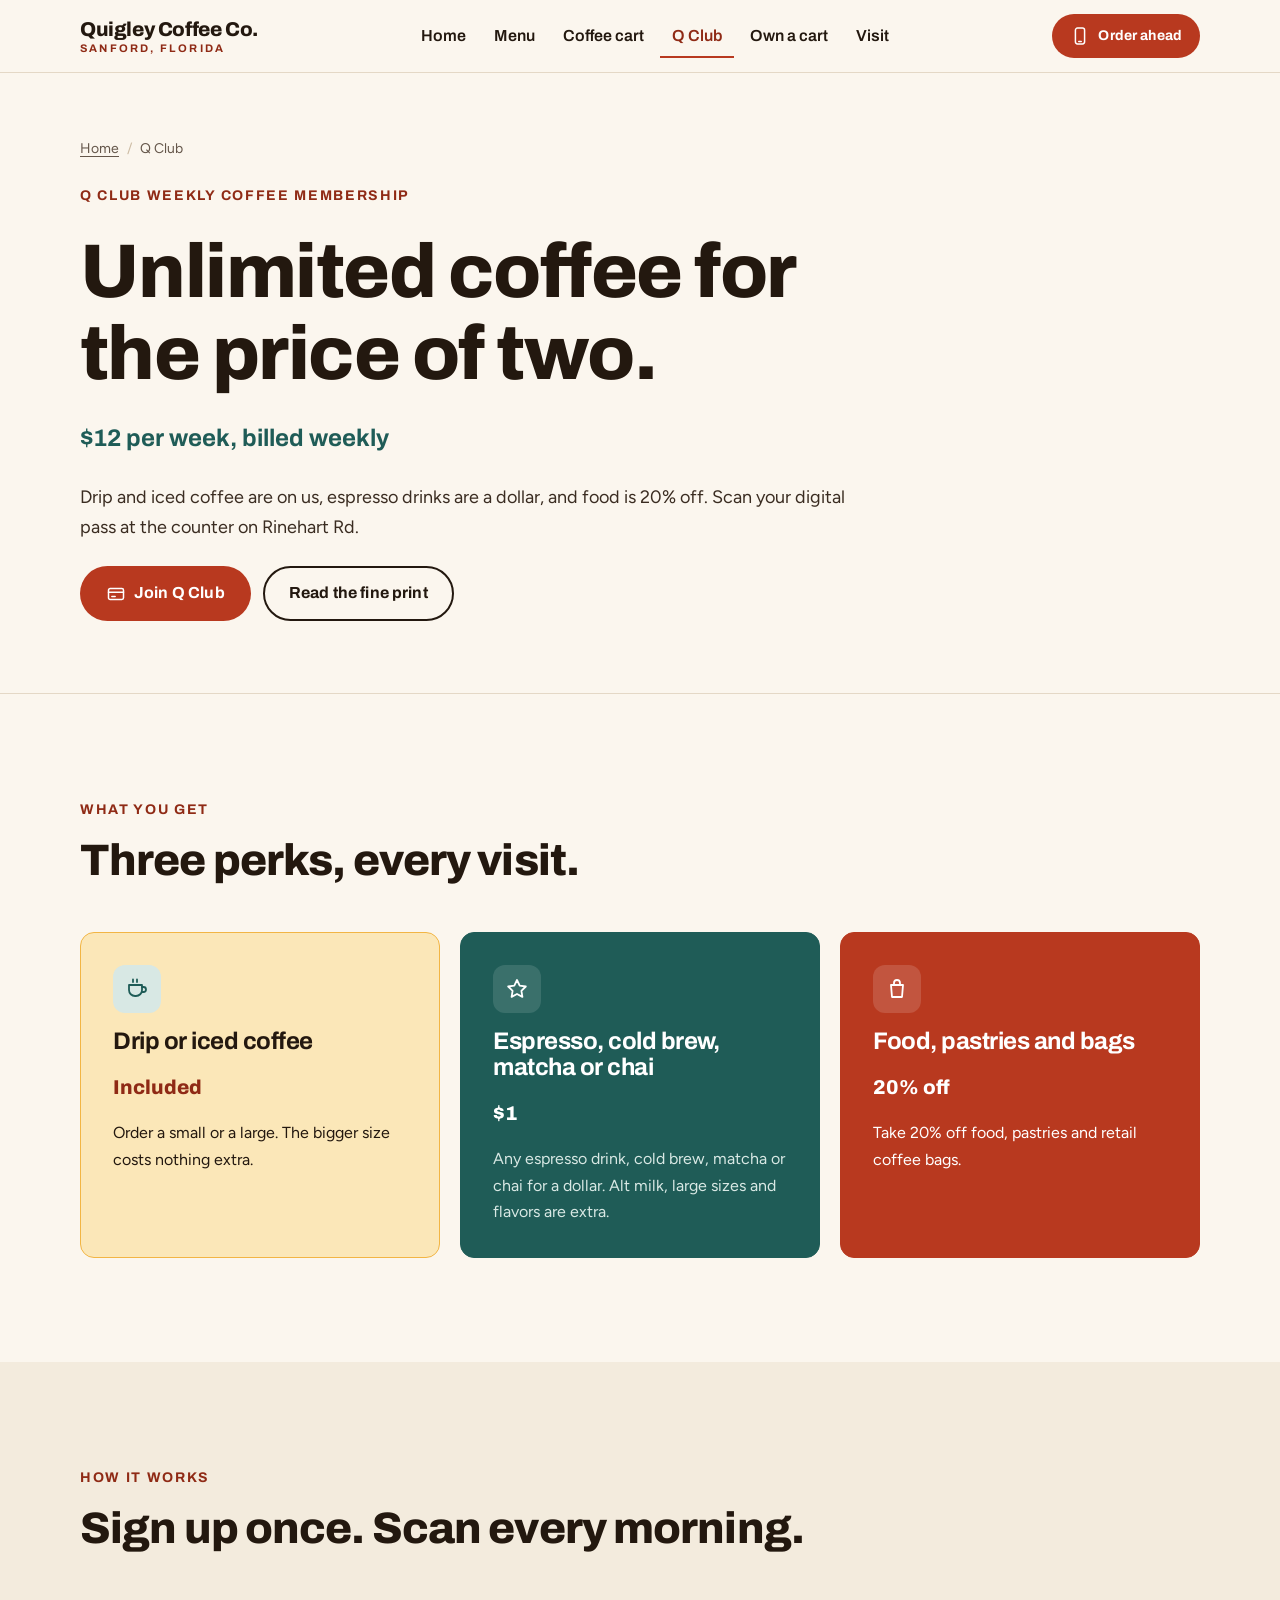
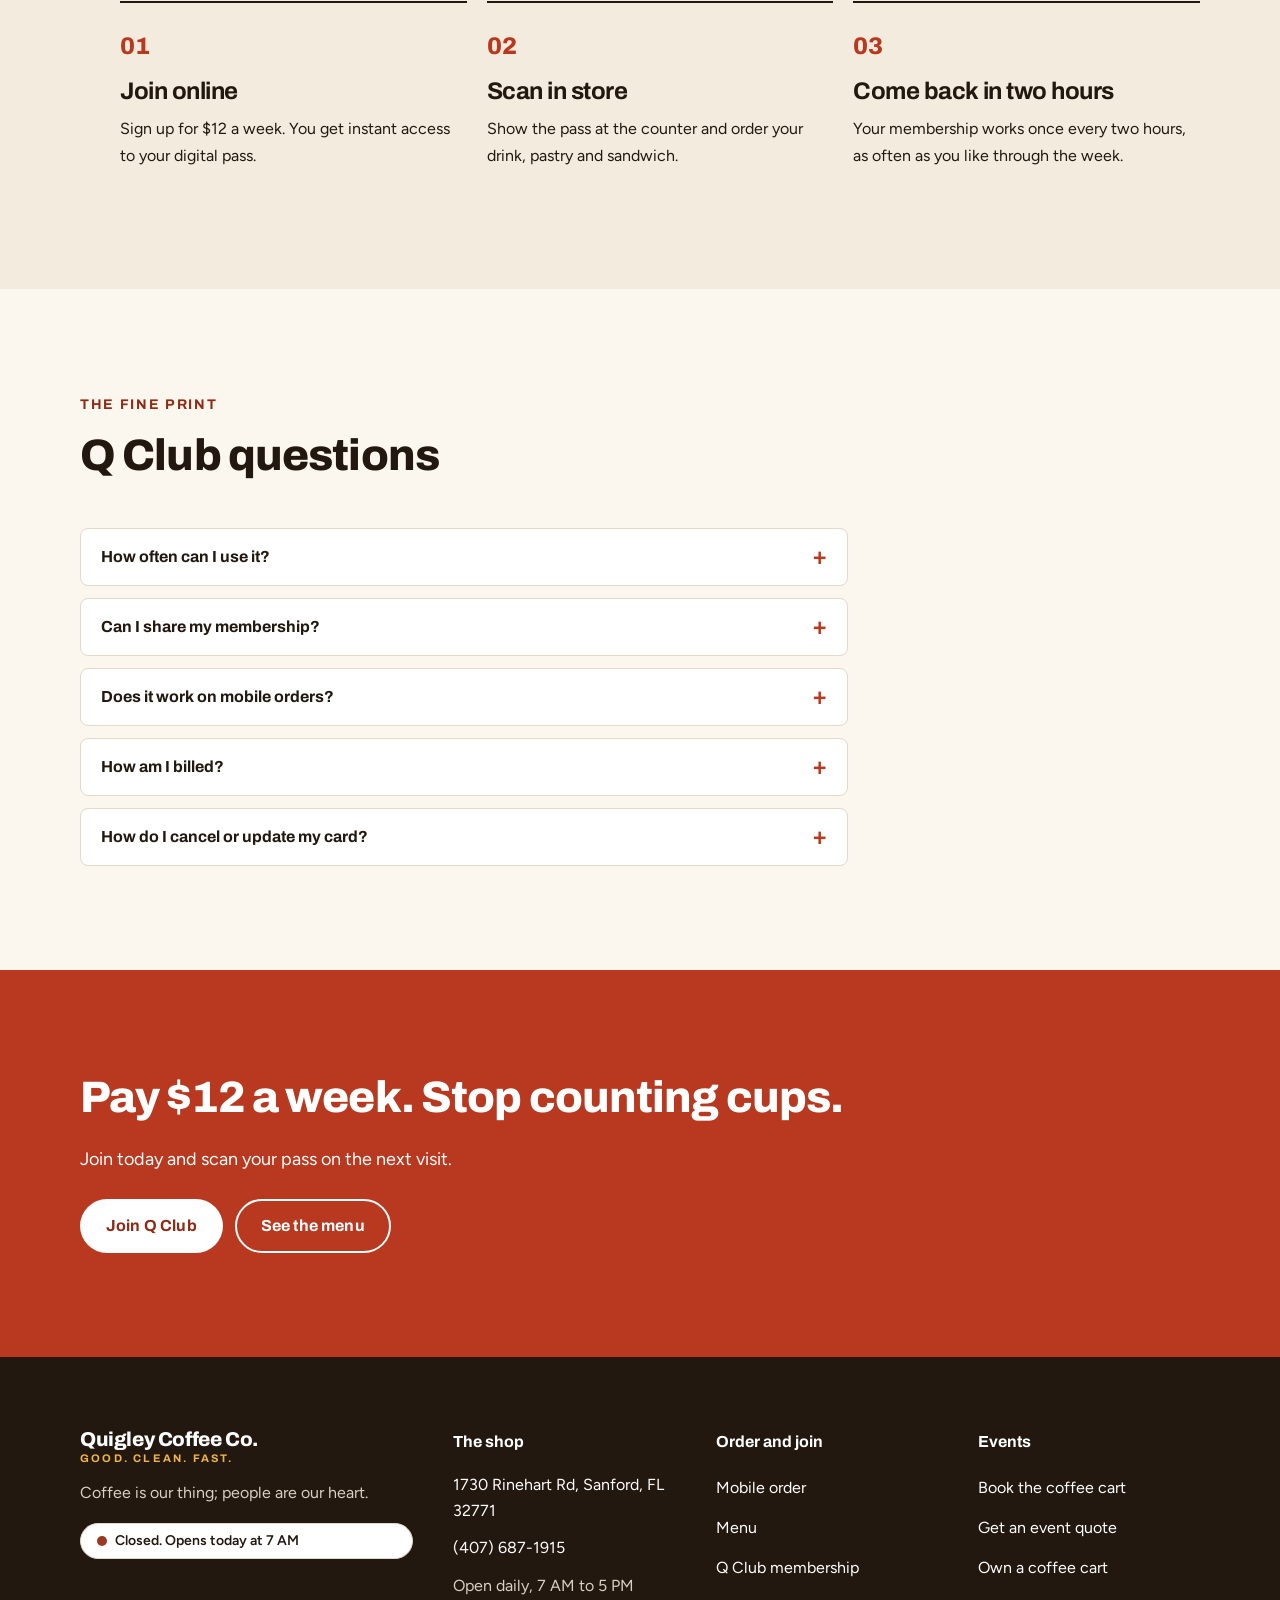
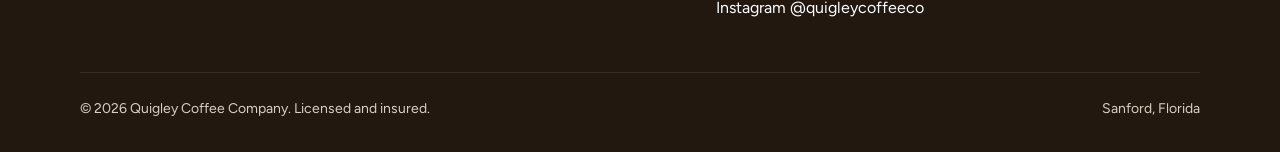
<file: q-club.html>
<!doctype html>
<html lang="en" class="no-js">
<head>
<meta charset="utf-8">
<meta name="viewport" content="width=device-width, initial-scale=1">
<title>Q Club Coffee Membership in Sanford, FL | Quigley Coffee Company</title>
<meta name="description" content="Q Club at Quigley Coffee in Sanford, FL: $12 a week for drip and iced coffee, $1 espresso drinks, cold brew, matcha and chai, plus 20% off food and retail bags.">
<meta name="robots" content="noindex,nofollow">
<meta property="og:type" content="website">
<meta property="og:title" content="Q Club Coffee Membership in Sanford, FL | Quigley Coffee Company">
<meta property="og:description" content="Q Club at Quigley Coffee in Sanford, FL: $12 a week for drip and iced coffee, $1 espresso drinks, cold brew, matcha and chai, plus 20% off food and retail bags.">
<meta property="og:image" content="https://static.showit.co/file/dg8qiafyP79q49H5vneUYg/309121/screenshot_2025-08-22_at_2_28_58_pm.png">
<link rel="preconnect" href="https://fonts.googleapis.com">
<link rel="preconnect" href="https://fonts.gstatic.com" crossorigin>
<link rel="stylesheet" href="https://fonts.googleapis.com/css2?family=Archivo:wght@600;700;800&family=Figtree:wght@400;600;700&display=swap">
<link rel="stylesheet" href="styles.css">
</head>
<body>
<a class="skip-link" href="#main">Skip to content</a>
<header class="site-header">
  <div class="container header-inner">
    <a class="wordmark" href="index.html" aria-label="Quigley Coffee Company home">
      <span class="wordmark-name">Quigley Coffee Co.</span>
      <span class="wordmark-sub">Sanford, Florida</span>
    </a>
    <nav class="primary-nav" id="primary-nav" aria-label="Primary">
      <ul class="nav-links">
        <li><a href="index.html">Home</a></li><li><a href="menu.html">Menu</a></li><li><a href="coffee-cart.html">Coffee cart</a></li><li><a href="q-club.html" aria-current="page">Q Club</a></li><li><a href="own-a-cart.html">Own a cart</a></li><li><a href="contact.html">Visit</a></li>
      </ul>
    </nav>
    <div class="row">
      <a class="btn btn-primary btn-small header-cta" href="https://order.dripos.com/Quigley-Coffee-Company"><svg class="icon" viewBox="0 0 24 24" aria-hidden="true" focusable="false"><rect x="6.5" y="2.5" width="11" height="19" rx="2.5"/><path d="M10.5 18.5h3"/></svg>Order ahead</a>
      <button class="nav-toggle" type="button" aria-expanded="false" aria-controls="primary-nav" aria-label="Open menu"><svg class="icon" viewBox="0 0 24 24" aria-hidden="true" focusable="false"><path d="M4 7h16M4 12h16M4 17h16"/></svg></button>
    </div>
  </div>
</header>
<main id="main">
<section class="page-hero">
  <div class="container stack-lg">
    <nav class="breadcrumb" aria-label="Breadcrumb"><ol><li><a href="index.html">Home</a></li><li aria-current="page">Q Club</li></ol></nav>
    <p class="eyebrow">Q Club weekly coffee membership</p>
    <h1>Unlimited coffee for the price of two.</h1>
    <p class="starting">$12 per week, billed weekly</p>
    <p class="lede">Drip and iced coffee are on us, espresso drinks are a dollar, and food is 20% off. Scan your digital pass at the counter on Rinehart Rd.</p>
    <div class="row">
      <a class="btn btn-primary" href="https://club.quigleycoffeeco.com/"><svg class="icon" viewBox="0 0 24 24" aria-hidden="true" focusable="false"><rect x="3" y="5.5" width="18" height="13" rx="2"/><path d="M3 10h18M7 15h4"/></svg>Join Q Club</a>
      <a class="btn btn-ghost" href="#rules">Read the fine print</a>
    </div>
  </div>
</section>

<section class="section">
  <div class="container">
    <div class="section-head reveal">
      <p class="eyebrow">What you get</p>
      <h2>Three perks, every visit.</h2>
    </div>
    <div class="grid grid-3">
      <article class="card tile-sun reveal">
        <span class="card-icon"><svg class="icon" viewBox="0 0 24 24" aria-hidden="true" focusable="false"><path d="M4 8h13v5a6 6 0 0 1-6 6h-1a6 6 0 0 1-6-6z"/><path d="M17 10h1.5a2.5 2.5 0 0 1 0 5H17"/><path d="M8 2.5v2.5M12 2.5v2.5"/></svg></span>
        <h3>Drip or iced coffee</h3>
        <p class="card-price">Included</p>
        <p>Order a small or a large. The bigger size costs nothing extra.</p>
      </article>
      <article class="card tile-teal reveal">
        <span class="card-icon"><svg class="icon" viewBox="0 0 24 24" aria-hidden="true" focusable="false"><path d="M12 3l2.7 5.6 6.1.9-4.4 4.3 1 6.1L12 17l-5.4 2.9 1-6.1-4.4-4.3 6.1-.9z"/></svg></span>
        <h3>Espresso, cold brew, matcha or chai</h3>
        <p class="card-price">$1</p>
        <p>Any espresso drink, cold brew, matcha or chai for a dollar. Alt milk, large sizes and flavors are extra.</p>
      </article>
      <article class="card tile-brand reveal">
        <span class="card-icon"><svg class="icon" viewBox="0 0 24 24" aria-hidden="true" focusable="false"><path d="M6 8h12l-1 12H7z"/><path d="M9 8V6a3 3 0 0 1 6 0v2"/></svg></span>
        <h3>Food, pastries and bags</h3>
        <p class="card-price">20% off</p>
        <p>Take 20% off food, pastries and retail coffee bags.</p>
      </article>
    </div>
  </div>
</section>

<section class="section section-alt">
  <div class="container">
    <div class="section-head reveal">
      <p class="eyebrow">How it works</p>
      <h2>Sign up once. Scan every morning.</h2>
    </div>
    <ol class="steps">
      <li class="reveal"><h3>Join online</h3><p>Sign up for $12 a week. You get instant access to your digital pass.</p></li>
      <li class="reveal"><h3>Scan in store</h3><p>Show the pass at the counter and order your drink, pastry and sandwich.</p></li>
      <li class="reveal"><h3>Come back in two hours</h3><p>Your membership works once every two hours, as often as you like through the week.</p></li>
    </ol>
  </div>
</section>

<section class="section" id="rules">
  <div class="container">
    <div class="section-head reveal">
      <p class="eyebrow">The fine print</p>
      <h2>Q Club questions</h2>
    </div>
    <div class="faq">
      <details><summary>How often can I use it?</summary><p>Once every two hours. Each order covers one drink, one pastry and one sandwich.</p></details>
      <details><summary>Can I share my membership?</summary><p>No. Q Club is tied to your profile and the benefits are not transferable.</p></details>
      <details><summary>Does it work on mobile orders?</summary><p>Not yet. Benefits are redeemed in person at the shop for now.</p></details>
      <details><summary>How am I billed?</summary><p>You are charged $12 every week and the membership renews automatically.</p></details>
      <details><summary>How do I cancel or update my card?</summary><p>Open your subscription preferences at <a href="https://club.quigleycoffeeco.com/">club.quigleycoffeeco.com</a> to change payment details or cancel.</p></details>
    </div>
  </div>
</section>

<section class="cta-band">
  <div class="container cta-inner">
    <h2>Pay $12 a week. Stop counting cups.</h2>
    <p class="lede">Join today and scan your pass on the next visit.</p>
    <div class="row">
      <a class="btn btn-primary" href="https://club.quigleycoffeeco.com/">Join Q Club</a>
      <a class="btn btn-ghost-inverse" href="menu.html">See the menu</a>
    </div>
  </div>
</section>

</main>
<footer class="site-footer">
  <div class="container">
    <div class="footer-grid">
      <div class="stack">
        <a class="wordmark" href="index.html" aria-label="Quigley Coffee Company home">
          <span class="wordmark-name">Quigley Coffee Co.</span>
          <span class="wordmark-sub">Good. Clean. Fast.</span>
        </a>
        <p>Coffee is our thing; people are our heart.</p>
        <span class="open-badge" data-open-badge><span class="open-dot"></span><span data-open-label>Open 7 AM to 5 PM daily</span></span>
      </div>
      <div>
        <p class="footer-title">The shop</p>
        <ul class="footer-list">
          <li><a href="https://maps.app.goo.gl/a5SVihAS7n57ppbr7">1730 Rinehart Rd, Sanford, FL 32771</a></li>
          <li><a href="tel:+14076871915">(407) 687-1915</a></li>
          <li>Open daily, 7 AM to 5 PM</li>
        </ul>
      </div>
      <div>
        <p class="footer-title">Order and join</p>
        <ul class="footer-list">
          <li><a href="https://order.dripos.com/Quigley-Coffee-Company">Mobile order</a></li>
          <li><a href="menu.html">Menu</a></li>
          <li><a href="q-club.html">Q Club membership</a></li>
          <li><a href="https://www.instagram.com/quigleycoffeeco/">Instagram @quigleycoffeeco</a></li>
        </ul>
      </div>
      <div>
        <p class="footer-title">Events</p>
        <ul class="footer-list">
          <li><a href="coffee-cart.html">Book the coffee cart</a></li>
          <li><a href="contact.html?service=signature-cart#quote">Get an event quote</a></li>
          <li><a href="own-a-cart.html">Own a coffee cart</a></li>
        </ul>
      </div>
    </div>
    <div class="footer-bottom">
      <p>&copy; <span data-year>2026</span> Quigley Coffee Company. Licensed and insured.</p>
      <p>Sanford, Florida</p>
    </div>
  </div>
</footer>
<div class="action-bar">
  <a class="btn btn-ghost" href="tel:+14076871915"><svg class="icon" viewBox="0 0 24 24" aria-hidden="true" focusable="false"><path d="M5 4h4l2 5-2.5 1.5a11 11 0 0 0 5 5L15 13l5 2v4a2 2 0 0 1-2 2A16 16 0 0 1 3 6a2 2 0 0 1 2-2"/></svg>Call</a>
  <a class="btn btn-primary" href="https://order.dripos.com/Quigley-Coffee-Company"><svg class="icon" viewBox="0 0 24 24" aria-hidden="true" focusable="false"><rect x="6.5" y="2.5" width="11" height="19" rx="2.5"/><path d="M10.5 18.5h3"/></svg>Order ahead</a>
</div>
<script src="script.js"></script>
</body>
</html>
</file>
<file: styles.css>
/* Quigley Coffee Company: shared styles */
:root {
  --brand: #b8391f;
  --brand-dark: #8f2a15;
  --sun: #f2b544;
  --sun-soft: #fbe7b8;
  --teal: #1f5c57;
  --teal-soft: #d8e8e4;
  --ink: #23180f;
  --ink-2: #3a2c21;
  --paper: #fbf6ee;
  --paper-2: #f3ebdd;
  --white: #ffffff;
  --text: #23180f;
  --muted: #64564a;
  --muted-inverse: #d9cfc3;
  --line: #e4d8c6;
  --line-strong: #cdbca4;
  --open: #2f7d4f;
  --closed: #9a3a25;
  --radius: 14px;
  --radius-sm: 8px;
  --radius-pill: 999px;
  --shadow: 0 1px 2px rgba(35, 24, 15, .06), 0 8px 24px rgba(35, 24, 15, .08);
  --container: 74rem;
  --font-head: "Archivo", "Helvetica Neue", Arial, sans-serif;
  --font-body: "Figtree", "Segoe UI", Arial, sans-serif;
  --fs-xl: clamp(2.5rem, 6vw + .5rem, 4.75rem);
  --fs-lg: clamp(1.875rem, 3vw + .5rem, 2.75rem);
  --fs-md: clamp(1.25rem, 1vw + .9rem, 1.5rem);
  --fs-body: 1rem;
  --fs-lede: 1.125rem;
  --fs-small: .875rem;
  --section: 4.5rem;
}
@media (min-width: 768px) { :root { --section: 6.5rem; } }

*, *::before, *::after { box-sizing: border-box; }
html { -webkit-text-size-adjust: 100%; scroll-behavior: smooth; }
body {
  margin: 0;
  font-family: var(--font-body);
  font-size: var(--fs-body);
  line-height: 1.65;
  color: var(--text);
  background: var(--paper);
  padding-bottom: 4.5rem;
}
@media (min-width: 900px) { body { padding-bottom: 0; } }
img { max-width: 100%; display: block; }
a { color: var(--brand-dark); text-underline-offset: .2em; }
a:hover { color: var(--brand); }
h1, h2, h3, h4 {
  font-family: var(--font-head);
  line-height: 1.08;
  letter-spacing: -0.02em;
  margin: 0;
  color: var(--ink);
}
h1 { font-size: var(--fs-xl); font-weight: 800; }
h2 { font-size: var(--fs-lg); font-weight: 800; }
h3, .h3-size { font-size: var(--fs-md); font-weight: 700; }
p { margin: 0; }
ul { margin: 0; padding: 0; }
.lede { font-size: var(--fs-lede); max-width: 40rem; color: var(--ink-2); }
.muted { color: var(--muted); }
.small { font-size: var(--fs-small); }
.eyebrow {
  font-family: var(--font-head);
  font-size: var(--fs-small);
  font-weight: 700;
  letter-spacing: .12em;
  text-transform: uppercase;
  color: var(--brand-dark);
}
.stack { display: flex; flex-direction: column; gap: 1rem; }
.stack-lg { display: flex; flex-direction: column; gap: 1.5rem; }
.row { display: flex; flex-wrap: wrap; gap: .75rem; align-items: center; }

.skip-link {
  position: absolute; left: 1rem; top: -4rem; z-index: 100;
  background: var(--ink); color: var(--white); padding: .75rem 1rem; border-radius: var(--radius-sm);
}
.skip-link:focus { top: 1rem; }
:focus-visible { outline: 3px solid var(--teal); outline-offset: 3px; border-radius: 4px; }

.container { width: 100%; max-width: var(--container); margin: 0 auto; padding: 0 1.25rem; }
@media (min-width: 768px) { .container { padding: 0 2rem; } }
.section { padding: var(--section) 0; }
.section-alt { background: var(--paper-2); }
.section-ink { background: var(--ink); color: var(--muted-inverse); }
.section-ink h2, .section-ink h3 { color: var(--white); }
.section-ink .eyebrow { color: var(--sun); }
.section-sun { background: var(--sun-soft); }
.section-head { display: flex; flex-direction: column; gap: 1rem; margin-bottom: 3rem; max-width: 46rem; }

/* Buttons */
.btn {
  display: inline-flex; align-items: center; justify-content: center; gap: .5rem;
  min-height: 48px; padding: .75rem 1.5rem;
  font-family: var(--font-head); font-weight: 700; font-size: 1rem; letter-spacing: .01em;
  border-radius: var(--radius-pill); border: 2px solid transparent;
  text-decoration: none; cursor: pointer; transition: background .2s, color .2s, border-color .2s, transform .2s;
}
.btn svg { width: 20px; height: 20px; }
.btn-primary { background: var(--brand); color: var(--white); }
.btn-primary:hover { background: var(--brand-dark); color: var(--white); }
.btn-ghost { background: transparent; color: var(--ink); border-color: var(--ink); }
.btn-ghost:hover { background: var(--ink); color: var(--white); }
.btn-ghost-inverse { background: transparent; color: var(--white); border-color: var(--white); }
.btn-ghost-inverse:hover { background: var(--white); color: var(--ink); }
.btn-small { min-height: 44px; padding: .5rem 1rem; font-size: var(--fs-small); }

/* Icons */
.icon { width: 24px; height: 24px; fill: none; stroke: currentColor; stroke-width: 1.8; stroke-linecap: round; stroke-linejoin: round; flex-shrink: 0; }

/* Header */
.site-header { position: sticky; top: 0; z-index: 50; background: var(--paper); border-bottom: 1px solid var(--line); }
.header-inner { display: flex; align-items: center; justify-content: space-between; gap: 1rem; min-height: 4.5rem; }
.wordmark { display: flex; flex-direction: column; text-decoration: none; color: var(--ink); line-height: 1; }
.wordmark-name { font-family: var(--font-head); font-weight: 800; font-size: 1.25rem; letter-spacing: -0.02em; }
.wordmark-sub { font-family: var(--font-head); font-weight: 700; font-size: .6875rem; letter-spacing: .2em; text-transform: uppercase; color: var(--brand-dark); margin-top: .25rem; }
.nav-toggle {
  display: inline-flex; align-items: center; justify-content: center; width: 48px; height: 48px;
  background: transparent; border: 1px solid var(--line-strong); border-radius: var(--radius-sm); color: var(--ink); cursor: pointer;
}
.primary-nav { display: none; }
.primary-nav.is-open {
  display: block; position: absolute; left: 0; right: 0; top: 100%;
  background: var(--paper); border-bottom: 1px solid var(--line); padding: 1rem 1.25rem 1.5rem; box-shadow: var(--shadow);
}
.nav-links { list-style: none; display: flex; flex-direction: column; gap: .25rem; }
.nav-links a {
  display: flex; align-items: center; min-height: 44px; padding: .5rem .75rem;
  font-family: var(--font-head); font-weight: 600; color: var(--ink); text-decoration: none; white-space: nowrap; border-radius: var(--radius-sm);
}
.nav-links a:hover { background: var(--paper-2); color: var(--ink); }
.nav-links a[aria-current="page"] { color: var(--brand-dark); box-shadow: inset 0 -2px 0 var(--brand); border-radius: 0; }
.header-cta { display: none; }
@media (min-width: 1080px) {
  .nav-toggle { display: none; }
  .primary-nav, .primary-nav.is-open { display: block; position: static; padding: 0; box-shadow: none; border: 0; background: transparent; }
  .nav-links { flex-direction: row; gap: .25rem; }
  .header-cta { display: inline-flex; }
}

/* Open badge */
.open-badge {
  display: inline-flex; align-items: center; gap: .5rem; min-height: 36px; padding: .25rem 1rem;
  border-radius: var(--radius-pill); background: var(--white); border: 1px solid var(--line);
  font-weight: 600; font-size: var(--fs-small); color: var(--ink);
}
.open-dot { width: 10px; height: 10px; border-radius: 50%; background: var(--muted); }
.open-badge.is-open .open-dot { background: var(--open); }
.open-badge.is-closed .open-dot { background: var(--closed); }

/* Hero */
.hero { padding: 3rem 0 4.5rem; }
@media (min-width: 768px) { .hero { padding: 4.5rem 0 6.5rem; } }
.hero-grid { display: grid; gap: 2.5rem; align-items: start; }
@media (min-width: 960px) { .hero-grid { grid-template-columns: 1.25fr 1fr; gap: 4rem; } }
.hero-copy { display: flex; flex-direction: column; gap: 1.5rem; }
.hero-tagline { font-family: var(--font-head); font-weight: 800; letter-spacing: .08em; color: var(--brand); font-size: var(--fs-small); }
.visit-card {
  background: var(--white); border: 1px solid var(--line); border-radius: var(--radius); box-shadow: var(--shadow);
  padding: 1.5rem; display: flex; flex-direction: column; gap: 1.25rem;
}
@media (min-width: 768px) { .visit-card { padding: 2rem; } }
.visit-row { display: flex; gap: .75rem; align-items: flex-start; }
.visit-row .icon { color: var(--brand); margin-top: .125rem; }
.visit-row strong { display: block; font-family: var(--font-head); color: var(--ink); }
.visit-row a { font-weight: 600; }
.visit-card .btn { width: 100%; }

.page-hero { padding: 3rem 0 4rem; border-bottom: 1px solid var(--line); }
@media (min-width: 768px) { .page-hero { padding: 4rem 0 4.5rem; } }
.page-hero .stack-lg > * { max-width: 48rem; }
.breadcrumb { font-size: var(--fs-small); color: var(--muted); }
.breadcrumb ol { list-style: none; display: flex; flex-wrap: wrap; gap: .5rem; margin: 0; padding: 0; }
.breadcrumb li + li::before { content: "/"; margin-right: .5rem; color: var(--line-strong); }
.breadcrumb a { color: var(--muted); }
.starting { font-family: var(--font-head); font-weight: 700; font-size: var(--fs-md); color: var(--teal); }

/* Trust bar */
.trust-bar { background: var(--ink); color: var(--white); }
.trust-list { list-style: none; display: grid; grid-template-columns: repeat(2, 1fr); gap: 1.25rem; padding: 1.5rem 0; }
@media (min-width: 768px) { .trust-list { grid-template-columns: repeat(4, 1fr); } }
.trust-list li { display: flex; align-items: center; gap: .75rem; font-weight: 600; font-size: var(--fs-small); line-height: 1.3; }
.trust-list .icon { color: var(--sun); }

/* Cards */
.grid { display: grid; gap: 1.25rem; }
@media (min-width: 640px) { .grid-2 { grid-template-columns: repeat(2, 1fr); } }
@media (min-width: 640px) { .grid-3 { grid-template-columns: repeat(2, 1fr); } }
@media (min-width: 960px) { .grid-3 { grid-template-columns: repeat(3, 1fr); } }
@media (min-width: 640px) { .grid-4 { grid-template-columns: repeat(2, 1fr); } }
@media (min-width: 960px) { .grid-4 { grid-template-columns: repeat(4, 1fr); } }
.card {
  background: var(--white); border: 1px solid var(--line); border-radius: var(--radius);
  padding: 1.5rem; display: flex; flex-direction: column; gap: 1rem; height: 100%;
}
@media (min-width: 768px) { .card { padding: 2rem; } }
.card .card-foot { margin-top: auto; padding-top: .5rem; }
.card-tag { align-self: flex-start; font-family: var(--font-head); font-size: .75rem; font-weight: 700; letter-spacing: .1em; text-transform: uppercase; padding: .25rem .75rem; border-radius: var(--radius-pill); background: var(--sun-soft); color: var(--ink); }
.card-icon { width: 48px; height: 48px; border-radius: 12px; display: grid; place-items: center; background: var(--teal-soft); color: var(--teal); }
.card-price { font-family: var(--font-head); font-weight: 800; font-size: 1.25rem; color: var(--brand-dark); }
.card-featured { border: 2px solid var(--brand); }
.tile-sun { background: var(--sun-soft); border-color: var(--sun); }
.tile-teal { background: var(--teal); border-color: var(--teal); color: var(--teal-soft); }
.tile-teal h3, .tile-teal .card-price { color: var(--white); }
.tile-teal .card-icon { background: rgba(255,255,255,.12); color: var(--white); }
.tile-brand { background: var(--brand); border-color: var(--brand); color: var(--white); }
.tile-brand h3, .tile-brand .card-price { color: var(--white); }
.tile-brand .card-icon { background: rgba(255,255,255,.14); color: var(--white); }

.checklist { list-style: none; display: flex; flex-direction: column; gap: .5rem; }
.checklist li { display: flex; gap: .5rem; align-items: flex-start; }
.checklist .icon { width: 20px; height: 20px; color: var(--teal); margin-top: .1875rem; }
.tile-teal .checklist .icon, .tile-brand .checklist .icon { color: var(--sun); }

/* Steps */
.steps { list-style: none; display: grid; gap: 1.25rem; counter-reset: step; }
@media (min-width: 768px) { .steps { grid-template-columns: repeat(3, 1fr); } }
.steps li { counter-increment: step; display: flex; flex-direction: column; gap: .75rem; padding-top: 1.5rem; border-top: 2px solid var(--ink); }
.steps li::before { content: "0" counter(step); font-family: var(--font-head); font-weight: 800; font-size: 1.5rem; color: var(--brand); }
.steps-6 { grid-template-columns: 1fr; }
@media (min-width: 640px) { .steps-6 { grid-template-columns: repeat(2, 1fr); } }
@media (min-width: 960px) { .steps-6 { grid-template-columns: repeat(3, 1fr); } }

/* Split */
.split { display: grid; gap: 2.5rem; align-items: center; }
@media (min-width: 900px) { .split { grid-template-columns: 1fr 1fr; gap: 4rem; } }

/* Quotes */
.quote { background: var(--white); border: 1px solid var(--line); border-radius: var(--radius); padding: 1.5rem; display: flex; flex-direction: column; gap: 1rem; height: 100%; margin: 0; }
@media (min-width: 768px) { .quote { padding: 2rem; } }
.quote blockquote { margin: 0; font-size: var(--fs-lede); color: var(--ink); line-height: 1.5; }
.quote figcaption { margin-top: auto; font-weight: 600; font-size: var(--fs-small); color: var(--muted); }
.rating { display: flex; align-items: baseline; gap: .75rem; flex-wrap: wrap; }
.rating-num { font-family: var(--font-head); font-weight: 800; font-size: var(--fs-xl); color: var(--ink); line-height: 1; }
.stars { display: inline-flex; gap: .125rem; color: var(--sun); }
.stars svg { width: 22px; height: 22px; fill: currentColor; stroke: none; }

/* Menu board */
.menu-board { display: grid; gap: 1.25rem; }
@media (min-width: 768px) { .menu-board { grid-template-columns: repeat(2, 1fr); } }
.menu-group { background: var(--white); border: 1px solid var(--line); border-radius: var(--radius); padding: 1.5rem; display: flex; flex-direction: column; gap: 1rem; }
@media (min-width: 768px) { .menu-group { padding: 2rem; } }
.menu-list { list-style: none; display: flex; flex-direction: column; }
.menu-list li { display: flex; flex-direction: column; gap: .25rem; padding: 1rem 0; border-bottom: 1px dashed var(--line-strong); }
.menu-list li:last-child { border-bottom: 0; padding-bottom: 0; }
.menu-list li:first-child { padding-top: 0; }
.menu-item-name { font-family: var(--font-head); font-weight: 700; font-size: 1.125rem; color: var(--ink); }

/* Price table */
.price-table { width: 100%; border-collapse: collapse; background: var(--white); border: 1px solid var(--line); border-radius: var(--radius); overflow: hidden; }
.price-table th, .price-table td { text-align: left; padding: 1rem 1.25rem; border-bottom: 1px solid var(--line); vertical-align: top; }
.price-table th { font-family: var(--font-head); font-size: var(--fs-small); letter-spacing: .08em; text-transform: uppercase; background: var(--paper-2); color: var(--ink); }
.price-table td:last-child { font-weight: 700; white-space: nowrap; color: var(--brand-dark); }
.price-table tr:last-child td { border-bottom: 0; }
.table-wrap { overflow-x: auto; border-radius: var(--radius); }
@media (max-width: 560px) {
  .price-table td:last-child { white-space: normal; }
  .price-table th, .price-table td { padding: .75rem 1rem; }
}

/* Hours */
.hours { list-style: none; display: flex; flex-direction: column; }
.hours li { display: flex; justify-content: space-between; gap: 1rem; padding: .5rem 0; border-bottom: 1px solid var(--line); }
.hours li:last-child { border-bottom: 0; }
.hours li.is-today { font-weight: 700; color: var(--brand-dark); }

/* Chips */
.chips { list-style: none; display: flex; flex-wrap: wrap; gap: .5rem; }
.chips li { padding: .5rem 1rem; border-radius: var(--radius-pill); background: var(--white); border: 1px solid var(--line); font-weight: 600; font-size: var(--fs-small); }
.section-ink .chips li { background: var(--ink-2); border-color: var(--ink-2); color: var(--white); }

/* FAQ */
.faq { display: flex; flex-direction: column; gap: .75rem; max-width: 48rem; }
.faq details { background: var(--white); border: 1px solid var(--line); border-radius: var(--radius-sm); padding: 0 1.25rem; }
.faq summary { cursor: pointer; min-height: 56px; display: flex; align-items: center; justify-content: space-between; gap: 1rem; font-family: var(--font-head); font-weight: 700; color: var(--ink); list-style: none; }
.faq summary::-webkit-details-marker { display: none; }
.faq summary::after { content: "+"; font-size: 1.5rem; color: var(--brand); }
.faq details[open] summary::after { content: "\2212"; }
.faq details p { padding-bottom: 1.25rem; }

/* CTA band */
.cta-band { background: var(--brand); color: var(--white); padding: var(--section) 0; }
.cta-band h2 { color: var(--white); }
.cta-band .lede { color: var(--white); }
.cta-inner { display: flex; flex-direction: column; gap: 1.5rem; align-items: flex-start; }
.cta-band .btn-primary { background: var(--white); color: var(--brand-dark); }
.cta-band .btn-primary:hover { background: var(--ink); color: var(--white); }

/* Form */
.form-card { background: var(--white); border: 1px solid var(--line); border-radius: var(--radius); padding: 1.5rem; box-shadow: var(--shadow); }
@media (min-width: 768px) { .form-card { padding: 2.5rem; } }
.form-grid { display: grid; gap: 1.25rem; }
@media (min-width: 640px) { .form-grid { grid-template-columns: 1fr 1fr; } .form-grid .full { grid-column: 1 / -1; } }
.field { display: flex; flex-direction: column; gap: .5rem; }
.field label { font-weight: 600; font-size: var(--fs-small); color: var(--ink); }
.field input, .field select, .field textarea {
  font: inherit; color: var(--ink); background: var(--paper); min-height: 48px; padding: .75rem 1rem;
  border: 1px solid var(--line-strong); border-radius: var(--radius-sm); width: 100%;
}
.field textarea { min-height: 8rem; resize: vertical; }
.field input:focus, .field select:focus, .field textarea:focus { border-color: var(--teal); }
.form-note { font-size: var(--fs-small); color: var(--muted); }
.form-status { display: none; padding: 1rem 1.25rem; background: var(--teal-soft); color: var(--teal); border-radius: var(--radius-sm); font-weight: 600; }
.form-status.is-visible { display: block; }

/* Footer */
.site-footer { background: var(--ink); color: var(--muted-inverse); padding: 4.5rem 0 2rem; }
.site-footer a { color: var(--white); text-decoration: none; }
.site-footer a:hover { color: var(--sun); }
.footer-grid { display: grid; gap: 2.5rem; }
@media (min-width: 768px) { .footer-grid { grid-template-columns: 1.5fr 1fr 1fr 1fr; } }
.footer-grid .wordmark { color: var(--white); }
.footer-grid .wordmark-sub { color: var(--sun); }
.footer-title { font-family: var(--font-head); font-weight: 700; color: var(--white); font-size: 1rem; margin-bottom: 1rem; }
.footer-list { list-style: none; display: flex; flex-direction: column; gap: .5rem; }
.footer-list a { display: inline-flex; min-height: 32px; align-items: center; }
.footer-bottom { margin-top: 3rem; padding-top: 1.5rem; border-top: 1px solid var(--ink-2); font-size: var(--fs-small); display: flex; flex-wrap: wrap; gap: 1rem; justify-content: space-between; }

/* Mobile action bar */
.action-bar {
  position: fixed; left: 0; right: 0; bottom: 0; z-index: 60;
  display: grid; grid-template-columns: 1fr 1fr; gap: .5rem; padding: .5rem .75rem calc(.5rem + env(safe-area-inset-bottom));
  background: var(--paper); border-top: 1px solid var(--line); box-shadow: 0 -6px 18px rgba(35, 24, 15, .08);
}
.action-bar .btn { min-height: 48px; padding: .5rem 1rem; }
@media (min-width: 900px) { .action-bar { display: none; } }

/* Reveal */
.reveal { opacity: 0; transform: translateY(16px); transition: opacity .6s ease, transform .6s ease; }
.reveal.is-visible { opacity: 1; transform: none; }
.no-js .reveal { opacity: 1; transform: none; }
@media (prefers-reduced-motion: reduce) {
  html { scroll-behavior: auto; }
  .reveal { opacity: 1; transform: none; transition: none; }
  .btn { transition: none; }
}
</file>
